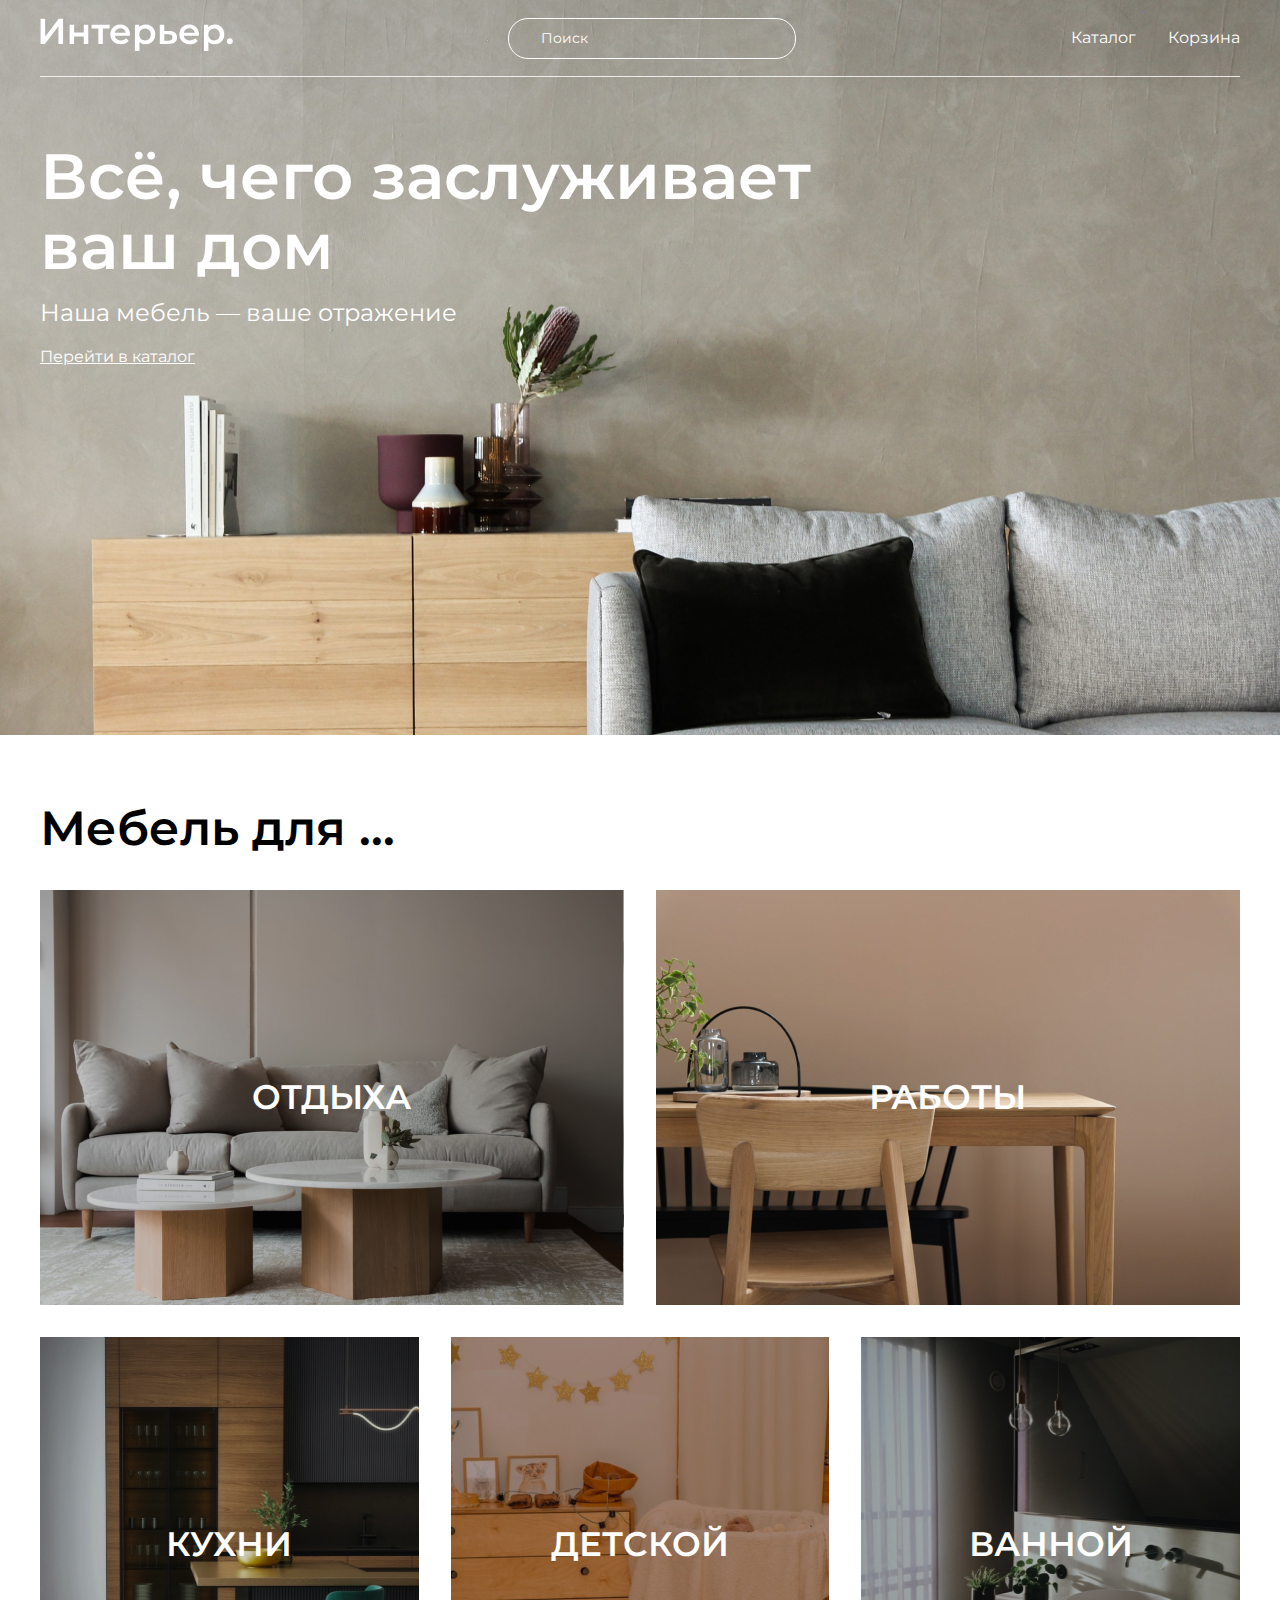
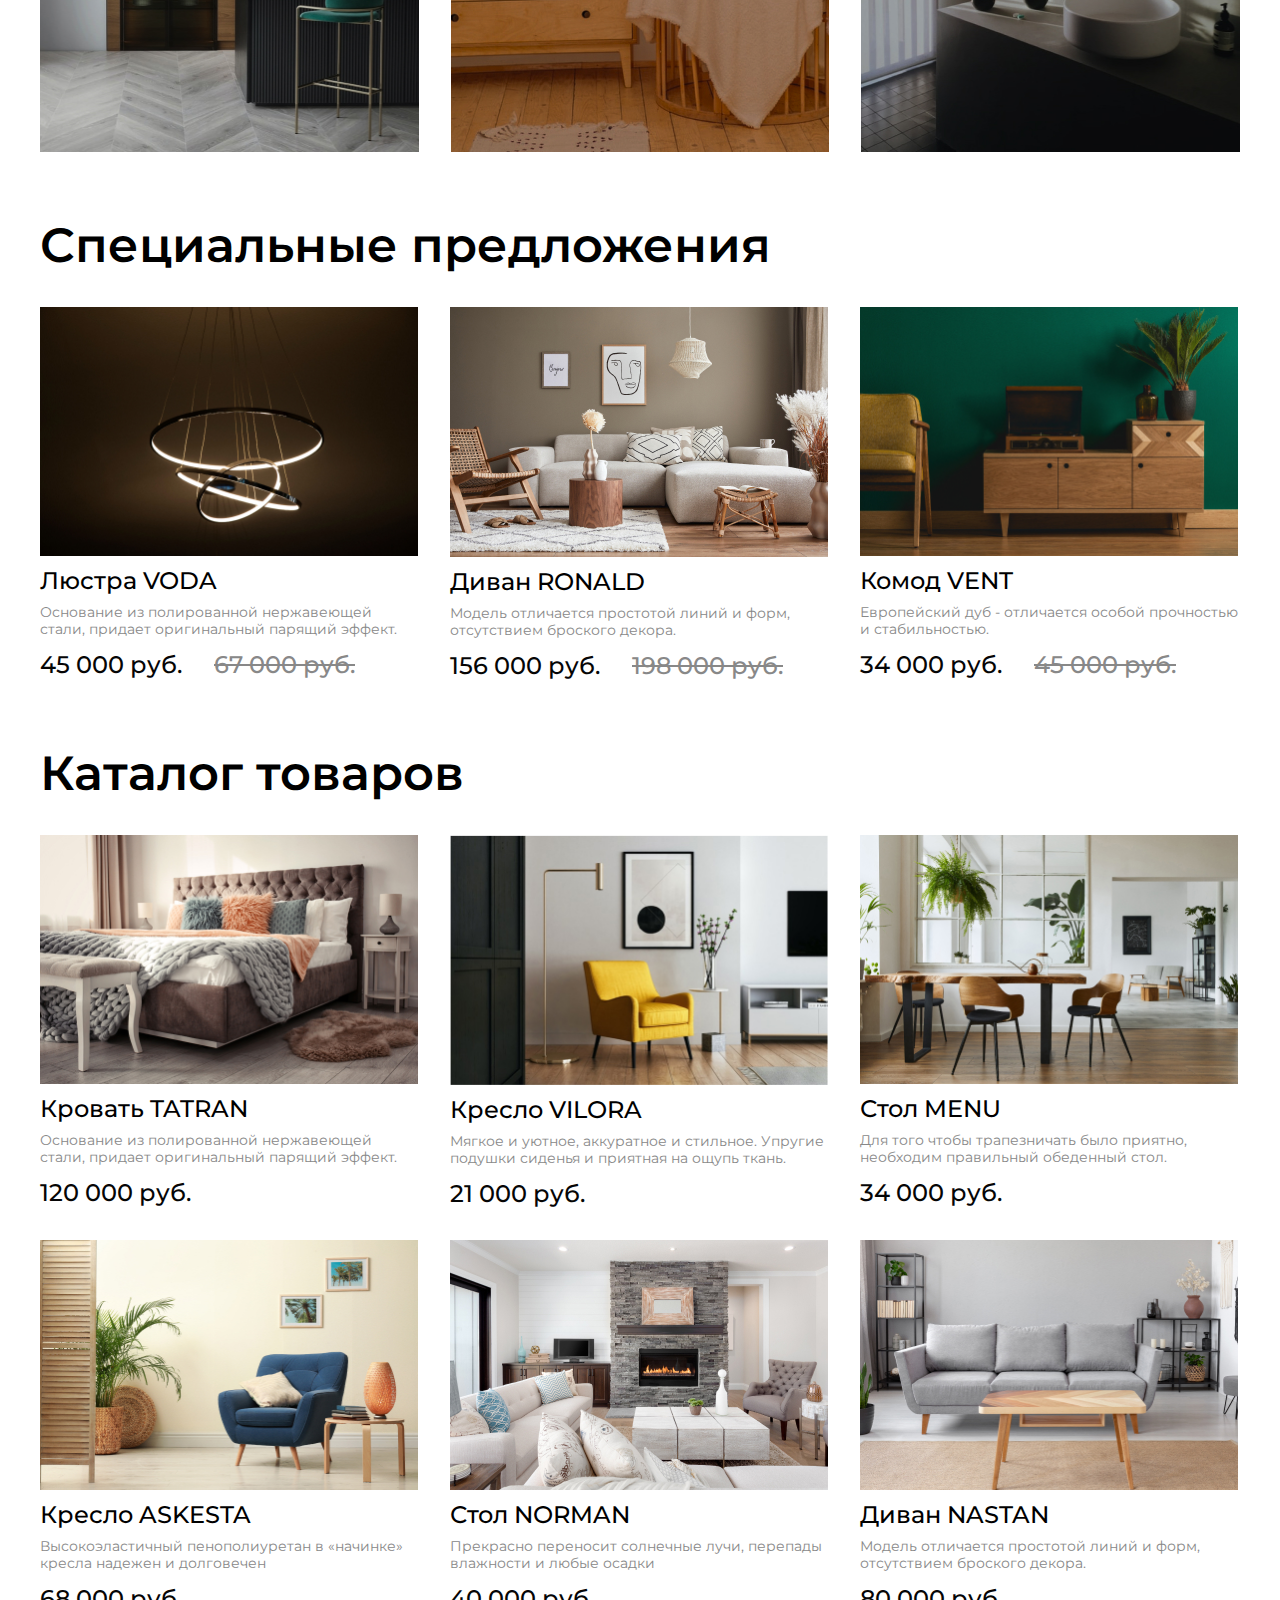
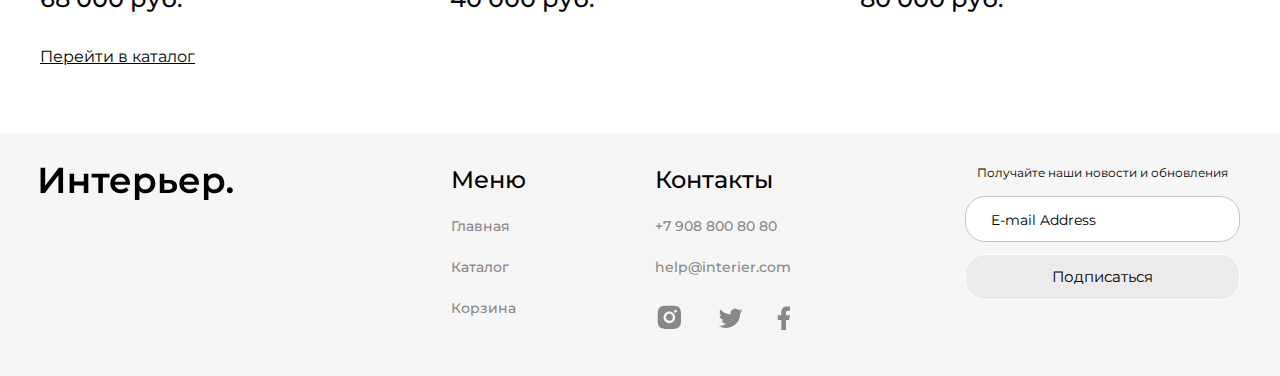
<file: index.html>
<!DOCTYPE html>
<html lang="ru">
  <head>
    <meta charset="UTF-8" />
    <meta http-equiv="X-UA-Compatible" content="IE=edge" />
    <meta name="viewport" content="width=device-width, initial-scale=1.0" />
    <title>Document</title>
    <link rel="preconnect" href="https://fonts.googleapis.com" />
    <link rel="preconnect" href="https://fonts.gstatic.com" crossorigin />
    <link
      href="https://fonts.googleapis.com/css2?family=Montserrat:wght@400;500;600&display=swap"
      rel="stylesheet"
    />

    <link rel="stylesheet" href="style.css" />
  </head>

  <body>
    <section class="main__top center">
      <header class="header">
        <a class="logo" href="index.html"
          ><img class="logo__image" src="img/logo.svg" alt="Лого"
        /></a>
        <input class="input__top" type="text" placeholder="Поиск" />
        <nav class="menu">
          <a class="menu__links" href="Catalog.html">Каталог</a>
          <a class="menu__links" href="cart.html">Корзина</a>
        </nav>
        <div class="menu_mob">
          <a href="#"
            ><svg
              width="17"
              height="16"
              viewBox="0 0 17 16"
              fill="none"
              xmlns="http://www.w3.org/2000/svg"
            >
              <path
                d="M14.5069 15.0085L14.5069 15.0085C14.5897 15.0914 14.6881 15.1571 14.7963 15.2019C14.9046 15.2468 15.0206 15.2698 15.1377 15.2698C15.2549 15.2698 15.3709 15.2468 15.4791 15.2019C15.5873 15.1571 15.6857 15.0914 15.7685 15.0085C15.8514 14.9257 15.9171 14.8274 15.9619 14.7191C16.0068 14.6109 16.0298 14.4949 16.0298 14.3777C16.0298 14.2606 16.0068 14.1446 15.9619 14.0363C15.9171 13.9281 15.8514 13.8298 15.7685 13.7469L15.7685 13.7469L12.4368 10.416C13.4021 9.13496 13.8547 7.53846 13.7038 5.93943C13.5501 4.31054 12.7816 2.80139 11.5547 1.719C10.3277 0.636623 8.73451 0.0623154 7.09916 0.11292C5.46381 0.163525 3.90917 0.835233 2.7515 1.99141C1.59282 3.14838 0.918906 4.70363 0.867092 6.34023C0.815278 7.97682 1.38946 9.57159 2.47264 10.7995C3.55581 12.0275 5.06645 12.7962 6.69672 12.9491C8.29727 13.0991 9.89485 12.6444 11.1757 11.6766L14.5069 15.0085ZM10.5895 3.25366C11.0271 3.68416 11.3751 4.19703 11.6135 4.76269C11.8518 5.32835 11.9758 5.93561 11.9783 6.54944C11.9808 7.16327 11.8618 7.77152 11.628 8.3391C11.3943 8.90669 11.0505 9.42238 10.6164 9.85642C10.1824 10.2905 9.66668 10.6343 9.09909 10.868C8.53151 11.1018 7.92326 11.2208 7.30943 11.2183C6.6956 11.2158 6.08834 11.0918 5.52268 10.8535C4.95702 10.6151 4.44415 10.2671 4.01365 9.82954C3.15334 8.9551 2.67341 7.77613 2.6784 6.54944C2.6834 5.32275 3.17291 4.14773 4.04032 3.28033C4.90772 2.41292 6.08274 1.92341 7.30943 1.91841C8.53612 1.91342 9.71508 2.39335 10.5895 3.25366Z"
                fill="white"
                stroke="white"
                stroke-width="0.2"
              />
            </svg>
          </a>
          <a href="Catalog.html"
            ><svg
              width="20"
              height="21"
              viewBox="0 0 20 21"
              fill="none"
              xmlns="http://www.w3.org/2000/svg"
            >
              <rect
                x="0.800537"
                y="0.900024"
                width="4.57143"
                height="4.57143"
                fill="white"
              />
              <rect
                x="0.800537"
                y="8.21436"
                width="4.57143"
                height="4.57143"
                fill="white"
              />
              <rect
                x="0.800537"
                y="15.5286"
                width="4.57143"
                height="4.57143"
                fill="white"
              />
              <rect
                x="8.11401"
                y="8.21436"
                width="4.57143"
                height="4.57143"
                fill="white"
              />
              <rect
                x="8.11401"
                y="15.5286"
                width="4.57143"
                height="4.57143"
                fill="white"
              />
              <rect
                x="8.11401"
                y="0.900024"
                width="4.57143"
                height="4.57143"
                fill="white"
              />
              <rect
                x="15.4285"
                y="8.21436"
                width="4.57143"
                height="4.57143"
                fill="white"
              />
              <rect
                x="15.4285"
                y="15.5286"
                width="4.57143"
                height="4.57143"
                fill="white"
              />
              <rect
                x="15.4285"
                y="0.900024"
                width="4.57143"
                height="4.57143"
                fill="white"
              />
            </svg>
          </a>
          <a href="cart.html"
            ><svg
              width="19"
              height="17"
              viewBox="0 0 19 17"
              fill="none"
              xmlns="http://www.w3.org/2000/svg"
            >
              <path
                d="M11.5834 16.8333C12.1359 16.8333 12.6658 16.6138 13.0566 16.2231C13.4473 15.8324 13.6667 15.3025 13.6667 14.75C13.6667 14.1974 13.4473 13.6675 13.0566 13.2768C12.6658 12.8861 12.1359 12.6666 11.5834 12.6666C11.0309 12.6666 10.501 12.8861 10.1103 13.2768C9.71957 13.6675 9.50008 14.1974 9.50008 14.75C9.50008 15.3025 9.71957 15.8324 10.1103 16.2231C10.501 16.6138 11.0309 16.8333 11.5834 16.8333ZM4.29174 16.8333C4.84428 16.8333 5.37418 16.6138 5.76488 16.2231C6.15558 15.8324 6.37508 15.3025 6.37508 14.75C6.37508 14.1974 6.15558 13.6675 5.76488 13.2768C5.37418 12.8861 4.84428 12.6666 4.29174 12.6666C3.73921 12.6666 3.20931 12.8861 2.81861 13.2768C2.4279 13.6675 2.20841 14.1974 2.20841 14.75C2.20841 15.3025 2.4279 15.8324 2.81861 16.2231C3.20931 16.6138 3.73921 16.8333 4.29174 16.8333ZM17.873 2.16975C18.133 2.16136 18.3796 2.05217 18.5606 1.86525C18.7416 1.67834 18.8428 1.42836 18.8428 1.16819C18.8428 0.908013 18.7416 0.658037 18.5606 0.471123C18.3796 0.28421 18.133 0.175013 17.873 0.166626H16.674C15.7345 0.166626 14.922 0.818709 14.7178 1.73538L13.4126 7.61246C13.2084 8.52912 12.3959 9.18121 11.4563 9.18121H3.63133L2.12924 3.17079H11.8636C12.1212 3.15904 12.3644 3.04844 12.5425 2.86199C12.7206 2.67555 12.82 2.42761 12.82 2.16975C12.82 1.91189 12.7206 1.66395 12.5425 1.47751C12.3644 1.29106 12.1212 1.18046 11.8636 1.16871H2.12924C1.82473 1.16862 1.5242 1.23796 1.25051 1.37145C0.976816 1.50495 0.737162 1.69909 0.549763 1.93911C0.362364 2.17913 0.232155 2.45872 0.169035 2.75662C0.105913 3.05452 0.111544 3.36289 0.185495 3.65829L1.68758 9.66662C1.79586 10.1002 2.046 10.485 2.39821 10.7601C2.75042 11.0351 3.18447 11.1844 3.63133 11.1843H11.4563C12.368 11.1845 13.2524 10.8736 13.9636 10.3032C14.6748 9.73275 15.1701 8.93681 15.3678 8.04683L16.674 2.16975H17.873Z"
                fill="white"
              />
            </svg>
          </a>
        </div>
      </header>
      <div class="top__content">
        <h1 class="title">Всё, чего заслуживает ваш дом</h1>
        <p class="title__text">Наша мебель — ваше отражение</p>
        <a class="title__link" href="catalog.html">Перейти в каталог</a>
      </div>
    </section>

    <section class="for__box center">
      <h2 class="heading">Мебель для ...</h2>
      <div class="for__content">
        <div class="for__item for__item_1 for__item_big">ОТДЫХА</div>
        <div class="for__item for__item_2 for__item_big">РАБОТЫ</div>
        <div class="for__item for__item_3">КУХНИ</div>
        <div class="for__item for__item_4">ДЕТСКОЙ</div>
        <div class="for__item for__item_5">ВАННОЙ</div>
      </div>
    </section>

    <section class="special__box center">
      <h2 class="heading">Специальные предложения</h2>
      <div class="product__content">
        <div class="product">
          <img class="product-img" src="img/special1.jpg" alt="Товары" />
          <a href="#"><h3 class="heading__item">Люстра VODA</h3></a>
          <p class="special-text">
            Основание из полированной нержавеющей стали, придает оригинальный
            парящий эффект.
          </p>
          <div class="price__box">
            <p class="price-new">45 000 руб.</p>
            <p class="price">67 000 руб.</p>
          </div>
        </div>
        <div class="product">
          <img class="product-img" src="img/special2.jpg" alt="Товары" />
          <h3 class="heading__item">Диван RONALD</h3>
          <p class="special-text">
            Модель отличается простотой линий и форм, отсутствием броского
            декора.
          </p>
          <div class="price__box">
            <p class="price-new">156 000 руб.</p>
            <p class="price">198 000 руб.</p>
          </div>
        </div>
        <div class="product">
          <img class="product-img" src="img/special3.jpg" alt="Товары" />
          <h3 class="heading__item">Комод VENT</h3>
          <p class="special-text">
            Европейский дуб - отличается особой прочностью и стабильностью.
          </p>
          <div class="price__box">
            <p class="price-new">34 000 руб.</p>
            <p class="price">45 000 руб.</p>
          </div>
        </div>
      </div>
    </section>

    <section class="catalog__box center">
      <a href="Catalog.html"><h2 class="heading">Каталог товаров</h2></a>
      <div class="catalog__content">
        <div class="product">
          <img class="product-img" src="img/product1.jpg" alt="product1" />
          <h3 class="heading__item">Кровать TATRAN</h3>
          <p class="special-text">
            Основание из полированной нержавеющей стали, придает оригинальный
            парящий эффект.
          </p>
          <p class="price-new">120 000 руб.</p>
        </div>
        <div class="product">
          <img class="product-img" src="img/product2.jpg" alt="product1" />
          <h3 class="heading__item">Кресло VILORA</h3>
          <p class="special-text">
            Мягкое и уютное, аккуратное и стильное. Упругие подушки сиденья и
            приятная на ощупь ткань.
          </p>
          <p class="price-new">21 000 руб.</p>
        </div>
        <div class="product">
          <img class="product-img" src="img/product3.jpg" alt="product1" />
          <h3 class="heading__item">Стол MENU</h3>
          <p class="special-text">
            Для того чтобы трапезничать было приятно, необходим правильный
            обеденный стол.
          </p>
          <p class="price-new">34 000 руб.</p>
        </div>
        <div class="product">
          <img class="product-img" src="img/product4.jpg" alt="product1" />
          <h3 class="heading__item">Кресло ASKESTA</h3>
          <p class="special-text">
            Высокоэластичный пенополиуретан в «начинке» кресла надежен и
            долговечен
          </p>
          <p class="price-new">68 000 руб.</p>
        </div>
        <div class="product">
          <img class="product-img" src="img/product5.jpg" alt="product1" />
          <h3 class="heading__item">Стол NORMAN</h3>
          <p class="special-text">
            Прекрасно переносит солнечные лучи, перепады влажности и любые
            осадки
          </p>
          <p class="price-new">40 000 руб.</p>
        </div>
        <div class="product">
          <img class="product-img" src="img/product6.jpg" alt="product1" />
          <h3 class="heading__item">Диван NASTAN</h3>
          <p class="special-text">
            Модель отличается простотой линий и форм, отсутствием броского
            декора.
          </p>
          <p class="price-new">80 000 руб.</p>
        </div>
      </div>
      <a class="more" href="#">Перейти в каталог</a>
    </section>

    <footer>
      <div class="footer center">
        <a class="footer__logo" href="index.html"
          ><img src="img/logo-footer.svg" alt="Лого"
        /></a>
        <div class="footer__content">
          <div class="footer__info">
            <nav class="footer__menu__box">
              <h4 class="footer__menu">Меню</h4>
              <a class="footer__links" href="index.html">Главная</a>
              <a class="footer__links" href="Catalog.html">Каталог</a>
              <a class="footer__links" href="cart.html">Корзина</a>
            </nav>
            <div class="footer__contacts__box">
              <h4 class="footer__menu">Контакты</h4>
              <a class="footer__links" href="#">+7 908 800 80 80</a>
              <a class="footer__links" href="#">help@interier.com</a>
              <div class="footer__icons">
                <a href="#"
                  ><svg
                    class="icons"
                    width="29"
                    height="29"
                    viewBox="0 0 29 29"
                    fill="none"
                    xmlns="http://www.w3.org/2000/svg"
                  >
                    <path
                      d="M14.3594 2.63733C17.5292 2.63733 17.9247 2.649 19.1684 2.70733C20.4109 2.76566 21.2567 2.9605 22.001 3.24983C22.771 3.54616 23.4197 3.9475 24.0684 4.595C24.6616 5.17821 25.1207 5.88368 25.4135 6.66233C25.7017 7.4055 25.8977 8.2525 25.956 9.495C26.0109 10.7387 26.026 11.1342 26.026 14.304C26.026 17.4738 26.0144 17.8693 25.956 19.113C25.8977 20.3555 25.7017 21.2013 25.4135 21.9457C25.1215 22.7247 24.6624 23.4304 24.0684 24.013C23.485 24.606 22.7796 25.065 22.001 25.3582C21.2579 25.6463 20.4109 25.8423 19.1684 25.9007C17.9247 25.9555 17.5292 25.9707 14.3594 25.9707C11.1895 25.9707 10.794 25.959 9.55038 25.9007C8.30788 25.8423 7.46204 25.6463 6.71771 25.3582C5.93876 25.0659 5.23316 24.6068 4.65038 24.013C4.05702 23.4299 3.59796 22.7244 3.30521 21.9457C3.01588 21.2025 2.82104 20.3555 2.76271 19.113C2.70788 17.8693 2.69271 17.4738 2.69271 14.304C2.69271 11.1342 2.70438 10.7387 2.76271 9.495C2.82104 8.25133 3.01588 7.40666 3.30521 6.66233C3.59715 5.88321 4.05632 5.17754 4.65038 4.595C5.23333 4.00143 5.93888 3.54235 6.71771 3.24983C7.46204 2.9605 8.30671 2.76566 9.55038 2.70733C10.794 2.6525 11.1895 2.63733 14.3594 2.63733ZM14.3594 8.47066C12.8123 8.47066 11.3286 9.08524 10.2346 10.1792C9.14063 11.2732 8.52604 12.7569 8.52604 14.304C8.52604 15.8511 9.14063 17.3348 10.2346 18.4288C11.3286 19.5227 12.8123 20.1373 14.3594 20.1373C15.9065 20.1373 17.3902 19.5227 18.4842 18.4288C19.5781 17.3348 20.1927 15.8511 20.1927 14.304C20.1927 12.7569 19.5781 11.2732 18.4842 10.1792C17.3902 9.08524 15.9065 8.47066 14.3594 8.47066ZM21.9427 8.179C21.9427 7.79222 21.7891 7.42129 21.5156 7.1478C21.2421 6.87431 20.8712 6.72066 20.4844 6.72066C20.0976 6.72066 19.7267 6.87431 19.4532 7.1478C19.1797 7.42129 19.026 7.79222 19.026 8.179C19.026 8.56577 19.1797 8.9367 19.4532 9.21019C19.7267 9.48368 20.0976 9.63733 20.4844 9.63733C20.8712 9.63733 21.2421 9.48368 21.5156 9.21019C21.7891 8.9367 21.9427 8.56577 21.9427 8.179ZM14.3594 10.804C15.2876 10.804 16.1779 11.1727 16.8343 11.8291C17.4906 12.4855 17.8594 13.3757 17.8594 14.304C17.8594 15.2323 17.4906 16.1225 16.8343 16.7789C16.1779 17.4352 15.2876 17.804 14.3594 17.804C13.4311 17.804 12.5409 17.4352 11.8845 16.7789C11.2281 16.1225 10.8594 15.2323 10.8594 14.304C10.8594 13.3757 11.2281 12.4855 11.8845 11.8291C12.5409 11.1727 13.4311 10.804 14.3594 10.804Z"
                      fill="#888888"
                    />
                  </svg>
                </a>
                <a href="#"
                  ><svg
                    class="icons"
                    width="25"
                    height="20"
                    viewBox="0 0 25 20"
                    fill="none"
                    xmlns="http://www.w3.org/2000/svg"
                  >
                    <path
                      d="M24.5117 2.86128C23.6211 3.25525 22.6765 3.514 21.7094 3.62894C22.7288 3.01928 23.4917 2.05979 23.8561 0.929276C22.8994 1.49861 21.8506 1.89761 20.7574 2.11344C20.0231 1.32779 19.0498 0.806733 17.9888 0.631292C16.9279 0.45585 15.8387 0.635849 14.8905 1.1433C13.9424 1.65076 13.1885 2.45724 12.746 3.43737C12.3035 4.4175 12.1973 5.51635 12.4437 6.56311C10.5037 6.46587 8.60579 5.96172 6.87324 5.08338C5.14068 4.20505 3.61222 2.97217 2.38707 1.46478C1.95341 2.20964 1.72551 3.05637 1.72673 3.91828C1.72673 5.60994 2.58773 7.10444 3.89673 7.97944C3.12208 7.95506 2.36447 7.74585 1.68707 7.36928V7.42994C1.6873 8.55659 2.07716 9.6485 2.79056 10.5205C3.50395 11.3925 4.49696 11.991 5.60123 12.2144C4.88212 12.4093 4.12809 12.438 3.39623 12.2984C3.70758 13.2682 4.31441 14.1163 5.13176 14.7241C5.94911 15.3318 6.93605 15.6687 7.9544 15.6876C6.94229 16.4825 5.78344 17.0701 4.54409 17.4168C3.30475 17.7635 2.00922 17.8626 0.731567 17.7083C2.96188 19.1426 5.55818 19.9041 8.2099 19.9016C17.1851 19.9016 22.0932 12.4664 22.0932 6.01828C22.0932 5.80828 22.0874 5.59594 22.0781 5.38828C23.0334 4.69781 23.8579 3.84247 24.5129 2.86244L24.5117 2.86128Z"
                      fill="#888888"
                    />
                  </svg>
                </a>
                <a href="#"
                  ><svg
                    class="icons"
                    width="14"
                    height="24"
                    viewBox="0 0 14 24"
                    fill="none"
                    xmlns="http://www.w3.org/2000/svg"
                  >
                    <path
                      d="M8.9893 13.9838H11.906L13.0726 9.31714H8.9893V6.98381C8.9893 5.78214 8.9893 4.65047 11.3226 4.65047H13.0726V0.730472C12.6923 0.680305 11.2561 0.567139 9.73947 0.567139C6.57197 0.567139 4.32263 2.50031 4.32263 6.05047V9.31714H0.822632V13.9838H4.32263V23.9005H8.9893V13.9838Z"
                      fill="#888888"
                    /></svg
                ></a>
              </div>
            </div>
          </div>
          <form class="footer__form" action="#">
            <p class="form">Получайте наши новости и обновления</p>
            <div class="form__box">
              <input
                class="form__input"
                type="email"
                placeholder="E-mail Address"
              />
              <button class="form__button">Подписаться</button>
            </div>
          </form>
        </div>
      </div>
    </footer>
  </body>
</html>
</file>
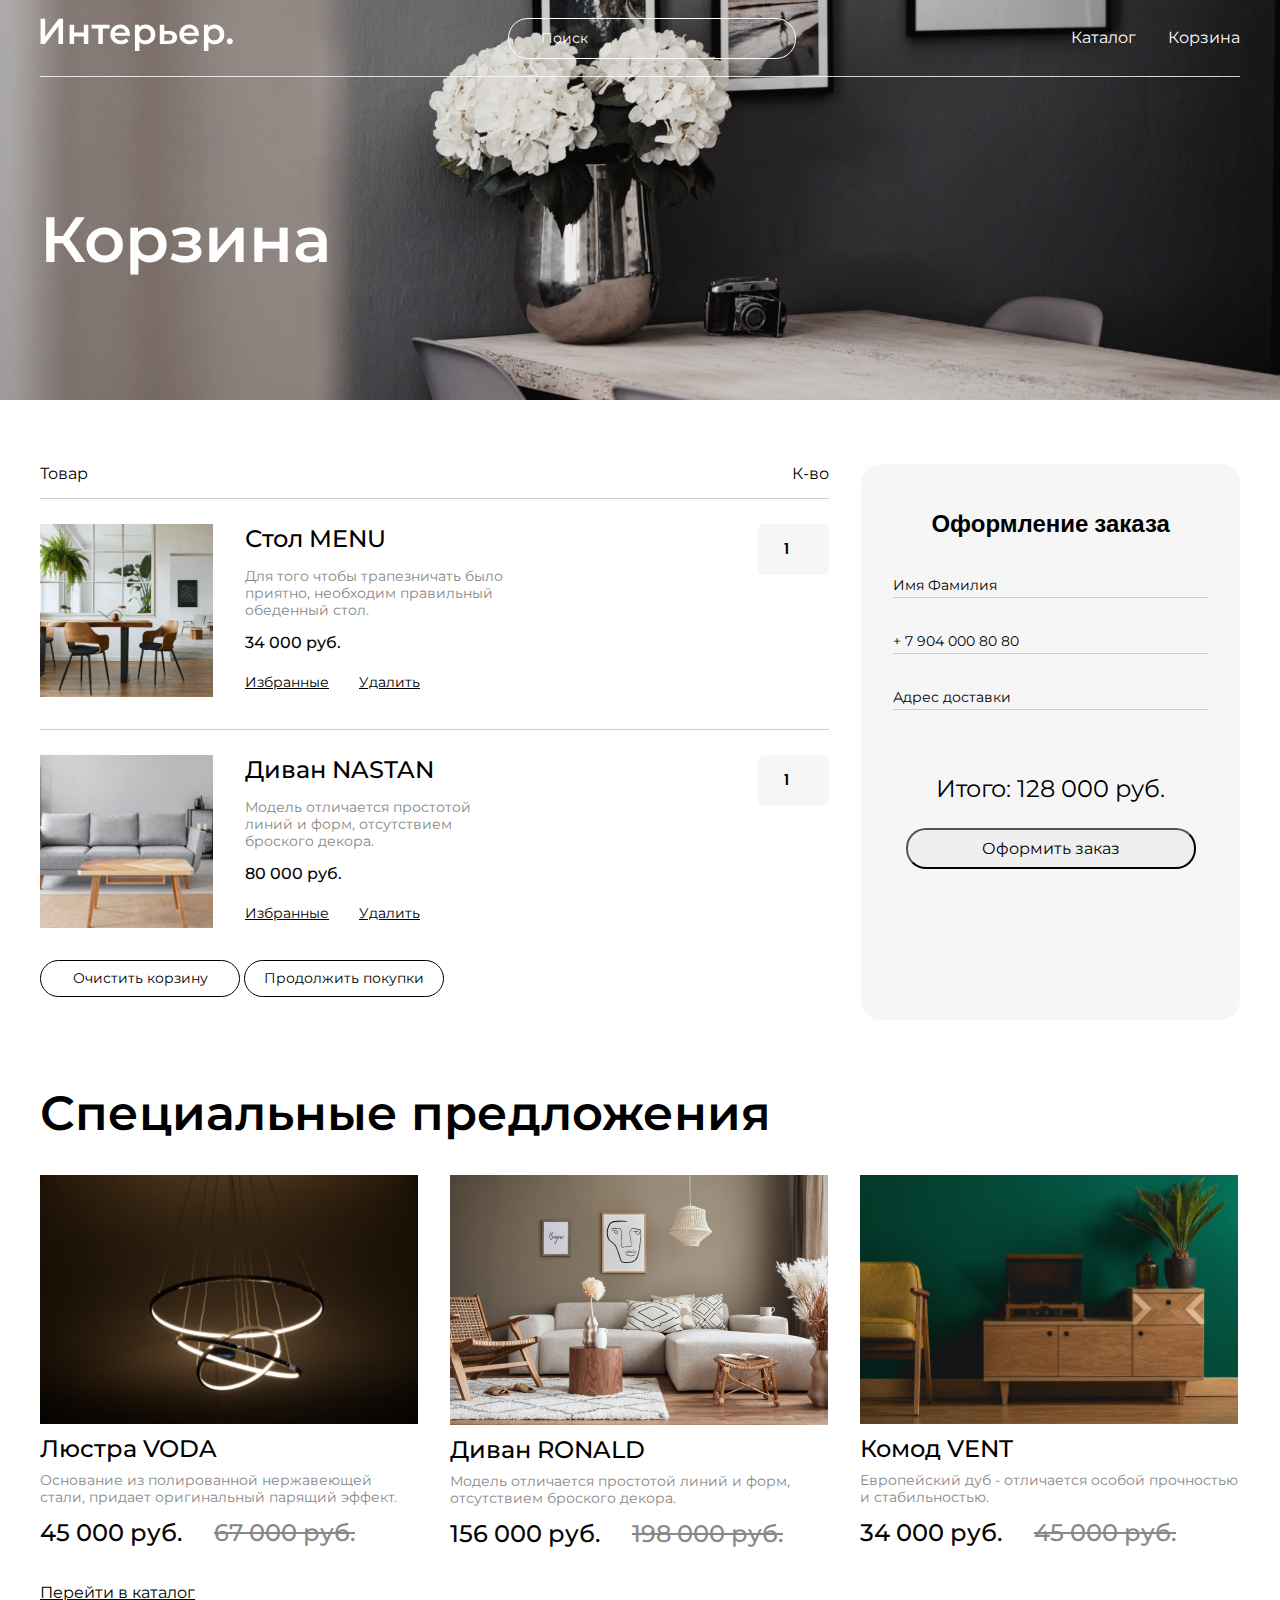
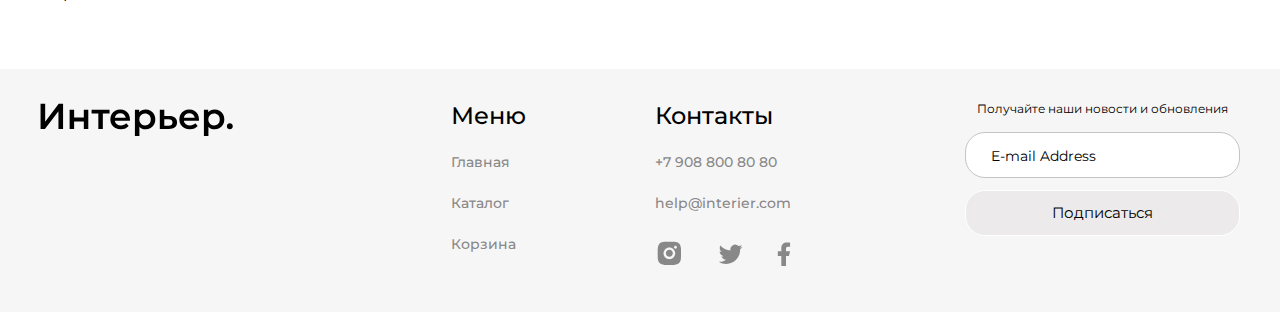
<file: cart.html>
<!DOCTYPE html>
<html lang="ru">
  <head>
    <meta charset="UTF-8" />
    <meta http-equiv="X-UA-Compatible" content="IE=edge" />
    <meta name="viewport" content="width=device-width, initial-scale=1.0" />
    <title>Cart</title>
    <link rel="preconnect" href="https://fonts.googleapis.com" />
    <link rel="preconnect" href="https://fonts.gstatic.com" crossorigin />
    <link
      href="https://fonts.googleapis.com/css2?family=Montserrat:wght@400;500;600&display=swap"
      rel="stylesheet"
    />

    <link rel="preconnect" href="https://fonts.googleapis.com" />
    <link rel="preconnect" href="https://fonts.gstatic.com" crossorigin />
    <link
      href="https://fonts.googleapis.com/css2?family=Poppins:wght@500&display=swap"
      rel="stylesheet"
    />

    <link rel="stylesheet" href="style.css" />
  </head>

  <body>
    <section class="cart__top center">
      <header class="header">
        <a class="logo" href="index.html"
          ><img class="logo__image" src="img/logo.svg" alt="Лого"
        /></a>
        <input class="input__top" type="text" placeholder="Поиск" />
        <nav class="menu">
          <a class="menu__links" href="Catalog.html">Каталог</a>
          <a class="menu__links" href="cart.html">Корзина</a>
        </nav>
        <div class="menu_mob">
          <a href="#"
            ><svg
              width="17"
              height="16"
              viewBox="0 0 17 16"
              fill="none"
              xmlns="http://www.w3.org/2000/svg"
            >
              <path
                d="M14.5069 15.0085L14.5069 15.0085C14.5897 15.0914 14.6881 15.1571 14.7963 15.2019C14.9046 15.2468 15.0206 15.2698 15.1377 15.2698C15.2549 15.2698 15.3709 15.2468 15.4791 15.2019C15.5873 15.1571 15.6857 15.0914 15.7685 15.0085C15.8514 14.9257 15.9171 14.8274 15.9619 14.7191C16.0068 14.6109 16.0298 14.4949 16.0298 14.3777C16.0298 14.2606 16.0068 14.1446 15.9619 14.0363C15.9171 13.9281 15.8514 13.8298 15.7685 13.7469L15.7685 13.7469L12.4368 10.416C13.4021 9.13496 13.8547 7.53846 13.7038 5.93943C13.5501 4.31054 12.7816 2.80139 11.5547 1.719C10.3277 0.636623 8.73451 0.0623154 7.09916 0.11292C5.46381 0.163525 3.90917 0.835233 2.7515 1.99141C1.59282 3.14838 0.918906 4.70363 0.867092 6.34023C0.815278 7.97682 1.38946 9.57159 2.47264 10.7995C3.55581 12.0275 5.06645 12.7962 6.69672 12.9491C8.29727 13.0991 9.89485 12.6444 11.1757 11.6766L14.5069 15.0085ZM10.5895 3.25366C11.0271 3.68416 11.3751 4.19703 11.6135 4.76269C11.8518 5.32835 11.9758 5.93561 11.9783 6.54944C11.9808 7.16327 11.8618 7.77152 11.628 8.3391C11.3943 8.90669 11.0505 9.42238 10.6164 9.85642C10.1824 10.2905 9.66668 10.6343 9.09909 10.868C8.53151 11.1018 7.92326 11.2208 7.30943 11.2183C6.6956 11.2158 6.08834 11.0918 5.52268 10.8535C4.95702 10.6151 4.44415 10.2671 4.01365 9.82954C3.15334 8.9551 2.67341 7.77613 2.6784 6.54944C2.6834 5.32275 3.17291 4.14773 4.04032 3.28033C4.90772 2.41292 6.08274 1.92341 7.30943 1.91841C8.53612 1.91342 9.71508 2.39335 10.5895 3.25366Z"
                fill="white"
                stroke="white"
                stroke-width="0.2"
              />
            </svg>
          </a>
          <a href="Catalog.html"
            ><svg
              width="20"
              height="21"
              viewBox="0 0 20 21"
              fill="none"
              xmlns="http://www.w3.org/2000/svg"
            >
              <rect
                x="0.800537"
                y="0.900024"
                width="4.57143"
                height="4.57143"
                fill="white"
              />
              <rect
                x="0.800537"
                y="8.21436"
                width="4.57143"
                height="4.57143"
                fill="white"
              />
              <rect
                x="0.800537"
                y="15.5286"
                width="4.57143"
                height="4.57143"
                fill="white"
              />
              <rect
                x="8.11401"
                y="8.21436"
                width="4.57143"
                height="4.57143"
                fill="white"
              />
              <rect
                x="8.11401"
                y="15.5286"
                width="4.57143"
                height="4.57143"
                fill="white"
              />
              <rect
                x="8.11401"
                y="0.900024"
                width="4.57143"
                height="4.57143"
                fill="white"
              />
              <rect
                x="15.4285"
                y="8.21436"
                width="4.57143"
                height="4.57143"
                fill="white"
              />
              <rect
                x="15.4285"
                y="15.5286"
                width="4.57143"
                height="4.57143"
                fill="white"
              />
              <rect
                x="15.4285"
                y="0.900024"
                width="4.57143"
                height="4.57143"
                fill="white"
              />
            </svg>
          </a>
          <a href="cart.html"
            ><svg
              width="19"
              height="17"
              viewBox="0 0 19 17"
              fill="none"
              xmlns="http://www.w3.org/2000/svg"
            >
              <path
                d="M11.5834 16.8333C12.1359 16.8333 12.6658 16.6138 13.0566 16.2231C13.4473 15.8324 13.6667 15.3025 13.6667 14.75C13.6667 14.1974 13.4473 13.6675 13.0566 13.2768C12.6658 12.8861 12.1359 12.6666 11.5834 12.6666C11.0309 12.6666 10.501 12.8861 10.1103 13.2768C9.71957 13.6675 9.50008 14.1974 9.50008 14.75C9.50008 15.3025 9.71957 15.8324 10.1103 16.2231C10.501 16.6138 11.0309 16.8333 11.5834 16.8333ZM4.29174 16.8333C4.84428 16.8333 5.37418 16.6138 5.76488 16.2231C6.15558 15.8324 6.37508 15.3025 6.37508 14.75C6.37508 14.1974 6.15558 13.6675 5.76488 13.2768C5.37418 12.8861 4.84428 12.6666 4.29174 12.6666C3.73921 12.6666 3.20931 12.8861 2.81861 13.2768C2.4279 13.6675 2.20841 14.1974 2.20841 14.75C2.20841 15.3025 2.4279 15.8324 2.81861 16.2231C3.20931 16.6138 3.73921 16.8333 4.29174 16.8333ZM17.873 2.16975C18.133 2.16136 18.3796 2.05217 18.5606 1.86525C18.7416 1.67834 18.8428 1.42836 18.8428 1.16819C18.8428 0.908013 18.7416 0.658037 18.5606 0.471123C18.3796 0.28421 18.133 0.175013 17.873 0.166626H16.674C15.7345 0.166626 14.922 0.818709 14.7178 1.73538L13.4126 7.61246C13.2084 8.52912 12.3959 9.18121 11.4563 9.18121H3.63133L2.12924 3.17079H11.8636C12.1212 3.15904 12.3644 3.04844 12.5425 2.86199C12.7206 2.67555 12.82 2.42761 12.82 2.16975C12.82 1.91189 12.7206 1.66395 12.5425 1.47751C12.3644 1.29106 12.1212 1.18046 11.8636 1.16871H2.12924C1.82473 1.16862 1.5242 1.23796 1.25051 1.37145C0.976816 1.50495 0.737162 1.69909 0.549763 1.93911C0.362364 2.17913 0.232155 2.45872 0.169035 2.75662C0.105913 3.05452 0.111544 3.36289 0.185495 3.65829L1.68758 9.66662C1.79586 10.1002 2.046 10.485 2.39821 10.7601C2.75042 11.0351 3.18447 11.1844 3.63133 11.1843H11.4563C12.368 11.1845 13.2524 10.8736 13.9636 10.3032C14.6748 9.73275 15.1701 8.93681 15.3678 8.04683L16.674 2.16975H17.873Z"
                fill="white"
              />
            </svg>
          </a>
        </div>
      </header>
      <h1 class="cart__title">Корзина</h1>
    </section>

    <section class="cart center">
      <div class="cart__content">
        <div class="cart__name-box">
          <p>Товар</p>
          <p>К-во</p>
        </div>
        <div class="cart__item">
          <div class="cart__left">
            <img class="cart__image" src="img/cartitem1.jpg" alt="cart image" />
            <div class="cart__info">
              <h4 class="cart__item-name">Стол MENU</h4>
              <p class="cart__item-text">
                Для того чтобы трапезничать было приятно, необходим правильный
                обеденный стол.
              </p>
              <p class="cart__item-price">34 000 руб.</p>
              <div class="cart__link-box">
                <a class="cart__links" href="#">Избранные</a>
                <a class="cart__links" href="#">Удалить</a>
              </div>
            </div>
          </div>
          <input class="item_input" type="number" min="1" value="1" />
        </div>
        <div class="cart__item">
          <div class="cart__left">
            <img class="cart__image" src="img/cartitem2.jpg" alt="cart image" />
            <div class="cart__info">
              <h4 class="cart__item-name">Диван NASTAN</h4>
              <p class="cart__item-text">
                Модель отличается простотой линий и форм, отсутствием броского
                декора.
              </p>
              <p class="cart__item-price">80 000 руб.</p>
              <div class="cart__link-box">
                <a class="cart__links" href="#">Избранные</a>
                <a class="cart__links" href="#">Удалить</a>
              </div>
            </div>
          </div>
          <input class="item_input" type="number" min="1" value="1" />
        </div>
        <div class="cart__links-box">
          <button class="cart__buttons" type="submit">Очистить корзину</button>
          <button class="cart__buttons cart__buttons-black" type="submit">
            Продолжить покупки
          </button>
        </div>
      </div>
      <div class="cart__form">
        <h3 class="form-order">Оформление заказа</h3>

        <input class="form-info" type="text" placeholder="Имя Фамилия" />
        <input class="form-info" type="text" placeholder="+ 7 904 000 80 80" />
        <input class="form-info" type="text" placeholder="Адрес доставки" />
        <p class="form-sum">Итого: 128 000 руб.</p>

        <div class="form-button-box">
          <button class="form-button">Оформить заказ</button>
        </div>
      </div>
    </section>

    <section class="special__box center">
      <h2 class="heading cart__heading">Специальные предложения</h2>
      <div class="product__content product__content_cart">
        <div class="product">
          <img class="product-img" src="img/special1.jpg" alt="Товары" />
          <h3 class="heading__item">Люстра VODA</h3>
          <p class="special-text">
            Основание из полированной нержавеющей стали, придает оригинальный
            парящий эффект.
          </p>
          <div class="price__box">
            <p class="price-new">45 000 руб.</p>
            <p class="price">67 000 руб.</p>
          </div>
        </div>
        <div class="product">
          <img class="product-img" src="img/special2.jpg" alt="Товары" />
          <h3 class="heading__item">Диван RONALD</h3>
          <p class="special-text">
            Модель отличается простотой линий и форм, отсутствием броского
            декора.
          </p>
          <div class="price__box">
            <p class="price-new">156 000 руб.</p>
            <p class="price">198 000 руб.</p>
          </div>
        </div>
        <div class="product">
          <img class="product-img" src="img/special3.jpg" alt="Товары" />
          <h3 class="heading__item">Комод VENT</h3>
          <p class="special-text">
            Европейский дуб - отличается особой прочностью и стабильностью.
          </p>
          <div class="price__box">
            <p class="price-new">34 000 руб.</p>
            <p class="price">45 000 руб.</p>
          </div>
        </div>
      </div>
      <a class="more" href="Catalog.html">Перейти в каталог</a>
    </section>

    <footer>
      <div class="footer center">
        <a class="footer__logo" href="index.html"
          ><img src="img/logo-footer.svg" alt="Лого"
        /></a>
        <div class="footer__content">
          <div class="footer__info">
            <nav class="footer__menu__box">
              <h4 class="footer__menu">Меню</h4>
              <a class="footer__links" href="index.html">Главная</a>
              <a class="footer__links" href="Catalog.html">Каталог</a>
              <a class="footer__links" href="cart.html">Корзина</a>
            </nav>
            <div class="footer__contacts__box">
              <h4 class="footer__menu">Контакты</h4>
              <a class="footer__links" href="#">+7 908 800 80 80</a>
              <a class="footer__links" href="#">help@interier.com</a>
              <div class="footer__icons">
                <a href="#"
                  ><svg
                    class="icons"
                    width="29"
                    height="29"
                    viewBox="0 0 29 29"
                    fill="none"
                    xmlns="http://www.w3.org/2000/svg"
                  >
                    <path
                      d="M14.3594 2.63733C17.5292 2.63733 17.9247 2.649 19.1684 2.70733C20.4109 2.76566 21.2567 2.9605 22.001 3.24983C22.771 3.54616 23.4197 3.9475 24.0684 4.595C24.6616 5.17821 25.1207 5.88368 25.4135 6.66233C25.7017 7.4055 25.8977 8.2525 25.956 9.495C26.0109 10.7387 26.026 11.1342 26.026 14.304C26.026 17.4738 26.0144 17.8693 25.956 19.113C25.8977 20.3555 25.7017 21.2013 25.4135 21.9457C25.1215 22.7247 24.6624 23.4304 24.0684 24.013C23.485 24.606 22.7796 25.065 22.001 25.3582C21.2579 25.6463 20.4109 25.8423 19.1684 25.9007C17.9247 25.9555 17.5292 25.9707 14.3594 25.9707C11.1895 25.9707 10.794 25.959 9.55038 25.9007C8.30788 25.8423 7.46204 25.6463 6.71771 25.3582C5.93876 25.0659 5.23316 24.6068 4.65038 24.013C4.05702 23.4299 3.59796 22.7244 3.30521 21.9457C3.01588 21.2025 2.82104 20.3555 2.76271 19.113C2.70788 17.8693 2.69271 17.4738 2.69271 14.304C2.69271 11.1342 2.70438 10.7387 2.76271 9.495C2.82104 8.25133 3.01588 7.40666 3.30521 6.66233C3.59715 5.88321 4.05632 5.17754 4.65038 4.595C5.23333 4.00143 5.93888 3.54235 6.71771 3.24983C7.46204 2.9605 8.30671 2.76566 9.55038 2.70733C10.794 2.6525 11.1895 2.63733 14.3594 2.63733ZM14.3594 8.47066C12.8123 8.47066 11.3286 9.08524 10.2346 10.1792C9.14063 11.2732 8.52604 12.7569 8.52604 14.304C8.52604 15.8511 9.14063 17.3348 10.2346 18.4288C11.3286 19.5227 12.8123 20.1373 14.3594 20.1373C15.9065 20.1373 17.3902 19.5227 18.4842 18.4288C19.5781 17.3348 20.1927 15.8511 20.1927 14.304C20.1927 12.7569 19.5781 11.2732 18.4842 10.1792C17.3902 9.08524 15.9065 8.47066 14.3594 8.47066ZM21.9427 8.179C21.9427 7.79222 21.7891 7.42129 21.5156 7.1478C21.2421 6.87431 20.8712 6.72066 20.4844 6.72066C20.0976 6.72066 19.7267 6.87431 19.4532 7.1478C19.1797 7.42129 19.026 7.79222 19.026 8.179C19.026 8.56577 19.1797 8.9367 19.4532 9.21019C19.7267 9.48368 20.0976 9.63733 20.4844 9.63733C20.8712 9.63733 21.2421 9.48368 21.5156 9.21019C21.7891 8.9367 21.9427 8.56577 21.9427 8.179ZM14.3594 10.804C15.2876 10.804 16.1779 11.1727 16.8343 11.8291C17.4906 12.4855 17.8594 13.3757 17.8594 14.304C17.8594 15.2323 17.4906 16.1225 16.8343 16.7789C16.1779 17.4352 15.2876 17.804 14.3594 17.804C13.4311 17.804 12.5409 17.4352 11.8845 16.7789C11.2281 16.1225 10.8594 15.2323 10.8594 14.304C10.8594 13.3757 11.2281 12.4855 11.8845 11.8291C12.5409 11.1727 13.4311 10.804 14.3594 10.804Z"
                      fill="#888888"
                    />
                  </svg>
                </a>
                <a href="#"
                  ><svg
                    class="icons"
                    width="25"
                    height="20"
                    viewBox="0 0 25 20"
                    fill="none"
                    xmlns="http://www.w3.org/2000/svg"
                  >
                    <path
                      d="M24.5117 2.86128C23.6211 3.25525 22.6765 3.514 21.7094 3.62894C22.7288 3.01928 23.4917 2.05979 23.8561 0.929276C22.8994 1.49861 21.8506 1.89761 20.7574 2.11344C20.0231 1.32779 19.0498 0.806733 17.9888 0.631292C16.9279 0.45585 15.8387 0.635849 14.8905 1.1433C13.9424 1.65076 13.1885 2.45724 12.746 3.43737C12.3035 4.4175 12.1973 5.51635 12.4437 6.56311C10.5037 6.46587 8.60579 5.96172 6.87324 5.08338C5.14068 4.20505 3.61222 2.97217 2.38707 1.46478C1.95341 2.20964 1.72551 3.05637 1.72673 3.91828C1.72673 5.60994 2.58773 7.10444 3.89673 7.97944C3.12208 7.95506 2.36447 7.74585 1.68707 7.36928V7.42994C1.6873 8.55659 2.07716 9.6485 2.79056 10.5205C3.50395 11.3925 4.49696 11.991 5.60123 12.2144C4.88212 12.4093 4.12809 12.438 3.39623 12.2984C3.70758 13.2682 4.31441 14.1163 5.13176 14.7241C5.94911 15.3318 6.93605 15.6687 7.9544 15.6876C6.94229 16.4825 5.78344 17.0701 4.54409 17.4168C3.30475 17.7635 2.00922 17.8626 0.731567 17.7083C2.96188 19.1426 5.55818 19.9041 8.2099 19.9016C17.1851 19.9016 22.0932 12.4664 22.0932 6.01828C22.0932 5.80828 22.0874 5.59594 22.0781 5.38828C23.0334 4.69781 23.8579 3.84247 24.5129 2.86244L24.5117 2.86128Z"
                      fill="#888888"
                    />
                  </svg>
                </a>
                <a href="#"
                  ><svg
                    class="icons"
                    width="14"
                    height="24"
                    viewBox="0 0 14 24"
                    fill="none"
                    xmlns="http://www.w3.org/2000/svg"
                  >
                    <path
                      d="M8.9893 13.9838H11.906L13.0726 9.31714H8.9893V6.98381C8.9893 5.78214 8.9893 4.65047 11.3226 4.65047H13.0726V0.730472C12.6923 0.680305 11.2561 0.567139 9.73947 0.567139C6.57197 0.567139 4.32263 2.50031 4.32263 6.05047V9.31714H0.822632V13.9838H4.32263V23.9005H8.9893V13.9838Z"
                      fill="#888888"
                    /></svg
                ></a>
              </div>
            </div>
          </div>
          <form class="footer__form" action="#">
            <p class="form">Получайте наши новости и обновления</p>
            <div class="form__box">
              <input
                class="form__input"
                type="email"
                placeholder="E-mail Address"
              />
              <button class="form__button">Подписаться</button>
            </div>
          </form>
        </div>
      </div>
    </footer>
  </body>
</html>
</file>
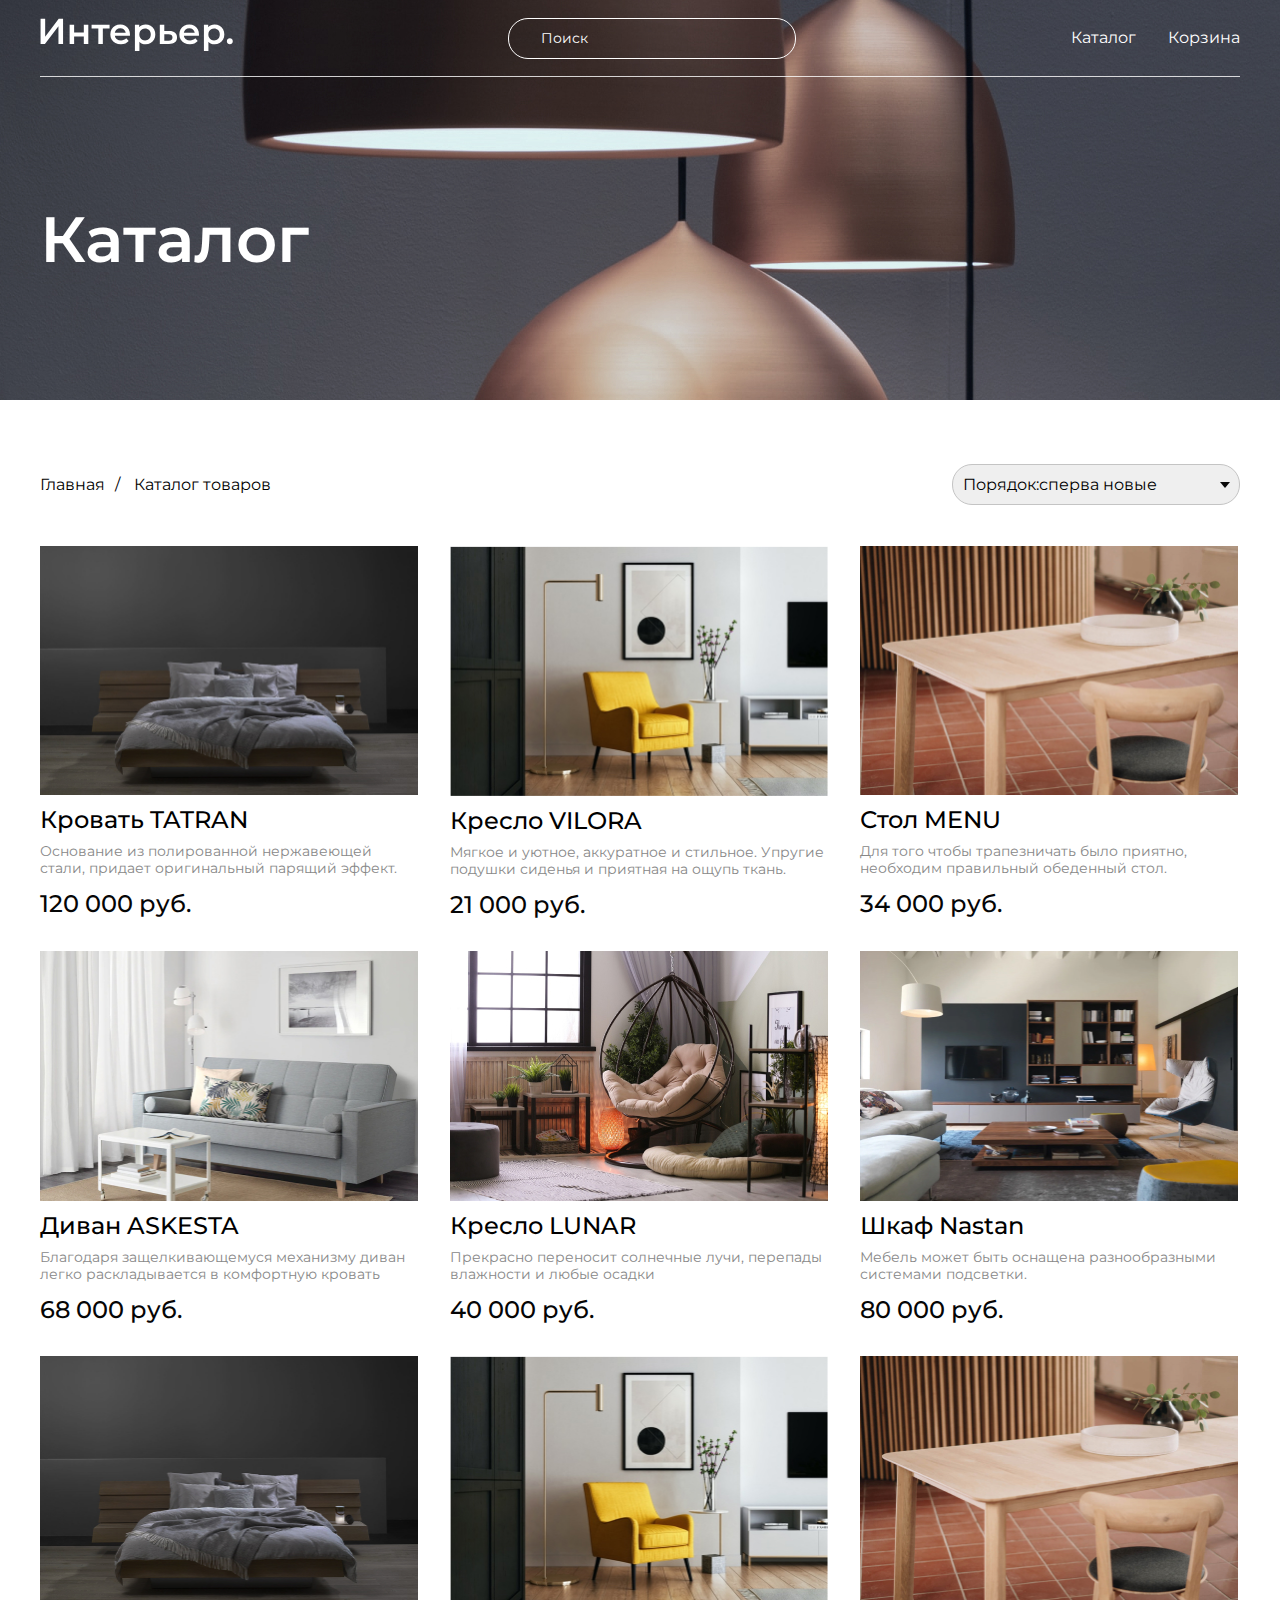
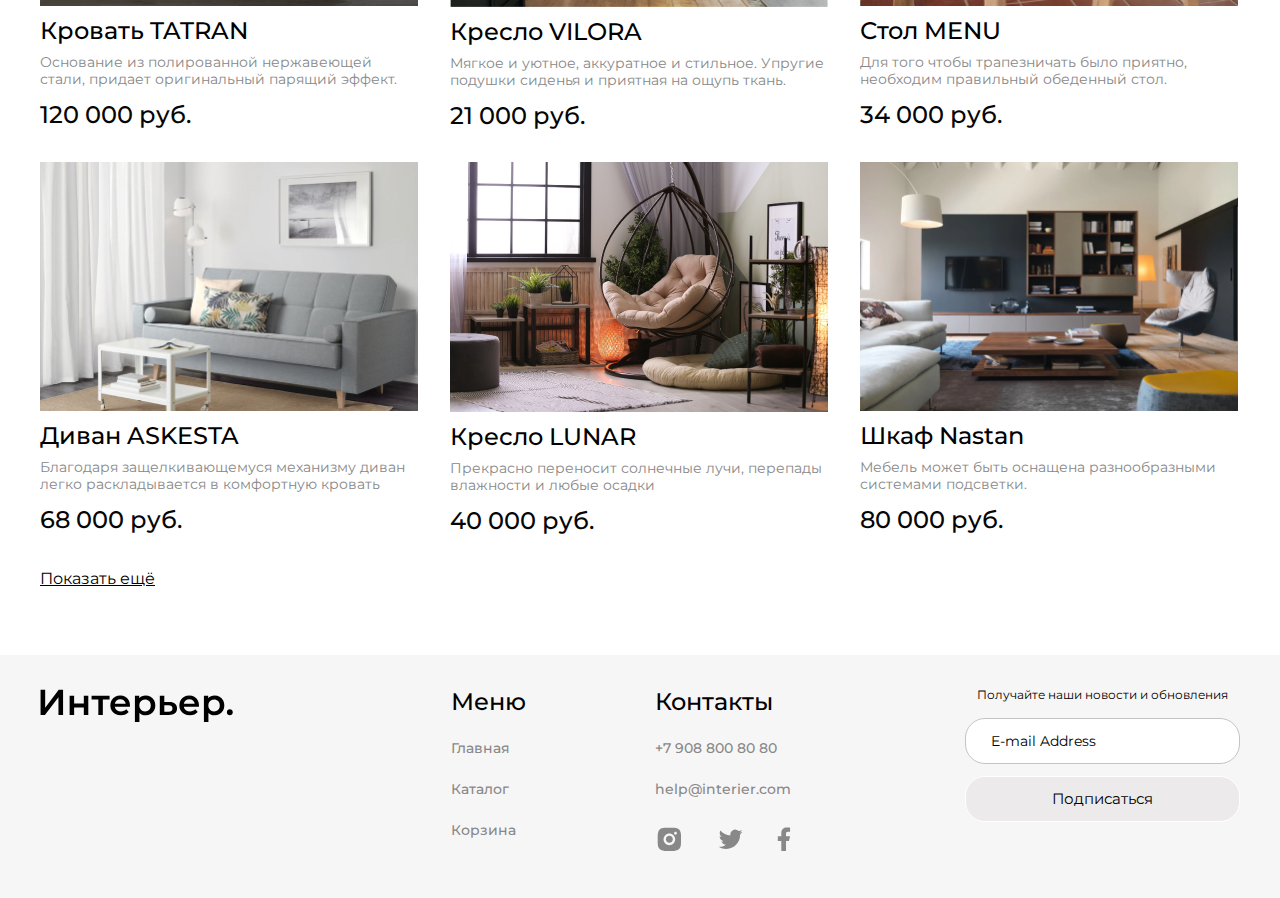
<file: Catalog.html>
<!DOCTYPE html>
<html lang="ru">
  <head>
    <meta charset="UTF-8" />
    <meta http-equiv="X-UA-Compatible" content="IE=edge" />
    <meta name="viewport" content="width=device-width, initial-scale=1.0" />
    <title>Catalog</title>
    <link rel="preconnect" href="https://fonts.googleapis.com" />
    <link rel="preconnect" href="https://fonts.gstatic.com" crossorigin />
    <link
      href="https://fonts.googleapis.com/css2?family=Montserrat:wght@400;500;600&display=swap"
      rel="stylesheet"
    />
    <link rel="stylesheet" href="style.css" />
  </head>

  <body>
    <div class="top">
      <div class="catalog__top center">
        <header class="header">
          <a class="logo" href="index.html"
            ><img class="logo__image" src="img/logo.svg" alt="Лого"
          /></a>
          <input class="input__top" type="text" placeholder="Поиск" />
          <nav class="menu">
            <a class="menu__links" href="Catalog.html">Каталог</a>
            <a class="menu__links" href="cart.html">Корзина</a>
          </nav>
          <div class="menu_mob">
            <a href="#"
              ><svg
                width="17"
                height="16"
                viewBox="0 0 17 16"
                fill="none"
                xmlns="http://www.w3.org/2000/svg"
              >
                <path
                  d="M14.5069 15.0085L14.5069 15.0085C14.5897 15.0914 14.6881 15.1571 14.7963 15.2019C14.9046 15.2468 15.0206 15.2698 15.1377 15.2698C15.2549 15.2698 15.3709 15.2468 15.4791 15.2019C15.5873 15.1571 15.6857 15.0914 15.7685 15.0085C15.8514 14.9257 15.9171 14.8274 15.9619 14.7191C16.0068 14.6109 16.0298 14.4949 16.0298 14.3777C16.0298 14.2606 16.0068 14.1446 15.9619 14.0363C15.9171 13.9281 15.8514 13.8298 15.7685 13.7469L15.7685 13.7469L12.4368 10.416C13.4021 9.13496 13.8547 7.53846 13.7038 5.93943C13.5501 4.31054 12.7816 2.80139 11.5547 1.719C10.3277 0.636623 8.73451 0.0623154 7.09916 0.11292C5.46381 0.163525 3.90917 0.835233 2.7515 1.99141C1.59282 3.14838 0.918906 4.70363 0.867092 6.34023C0.815278 7.97682 1.38946 9.57159 2.47264 10.7995C3.55581 12.0275 5.06645 12.7962 6.69672 12.9491C8.29727 13.0991 9.89485 12.6444 11.1757 11.6766L14.5069 15.0085ZM10.5895 3.25366C11.0271 3.68416 11.3751 4.19703 11.6135 4.76269C11.8518 5.32835 11.9758 5.93561 11.9783 6.54944C11.9808 7.16327 11.8618 7.77152 11.628 8.3391C11.3943 8.90669 11.0505 9.42238 10.6164 9.85642C10.1824 10.2905 9.66668 10.6343 9.09909 10.868C8.53151 11.1018 7.92326 11.2208 7.30943 11.2183C6.6956 11.2158 6.08834 11.0918 5.52268 10.8535C4.95702 10.6151 4.44415 10.2671 4.01365 9.82954C3.15334 8.9551 2.67341 7.77613 2.6784 6.54944C2.6834 5.32275 3.17291 4.14773 4.04032 3.28033C4.90772 2.41292 6.08274 1.92341 7.30943 1.91841C8.53612 1.91342 9.71508 2.39335 10.5895 3.25366Z"
                  fill="white"
                  stroke="white"
                  stroke-width="0.2"
                />
              </svg>
            </a>
            <a href="Catalog.html"
              ><svg
                width="20"
                height="21"
                viewBox="0 0 20 21"
                fill="none"
                xmlns="http://www.w3.org/2000/svg"
              >
                <rect
                  x="0.800537"
                  y="0.900024"
                  width="4.57143"
                  height="4.57143"
                  fill="white"
                />
                <rect
                  x="0.800537"
                  y="8.21436"
                  width="4.57143"
                  height="4.57143"
                  fill="white"
                />
                <rect
                  x="0.800537"
                  y="15.5286"
                  width="4.57143"
                  height="4.57143"
                  fill="white"
                />
                <rect
                  x="8.11401"
                  y="8.21436"
                  width="4.57143"
                  height="4.57143"
                  fill="white"
                />
                <rect
                  x="8.11401"
                  y="15.5286"
                  width="4.57143"
                  height="4.57143"
                  fill="white"
                />
                <rect
                  x="8.11401"
                  y="0.900024"
                  width="4.57143"
                  height="4.57143"
                  fill="white"
                />
                <rect
                  x="15.4285"
                  y="8.21436"
                  width="4.57143"
                  height="4.57143"
                  fill="white"
                />
                <rect
                  x="15.4285"
                  y="15.5286"
                  width="4.57143"
                  height="4.57143"
                  fill="white"
                />
                <rect
                  x="15.4285"
                  y="0.900024"
                  width="4.57143"
                  height="4.57143"
                  fill="white"
                />
              </svg>
            </a>
            <a href="cart.html"
              ><svg
                width="19"
                height="17"
                viewBox="0 0 19 17"
                fill="none"
                xmlns="http://www.w3.org/2000/svg"
              >
                <path
                  d="M11.5834 16.8333C12.1359 16.8333 12.6658 16.6138 13.0566 16.2231C13.4473 15.8324 13.6667 15.3025 13.6667 14.75C13.6667 14.1974 13.4473 13.6675 13.0566 13.2768C12.6658 12.8861 12.1359 12.6666 11.5834 12.6666C11.0309 12.6666 10.501 12.8861 10.1103 13.2768C9.71957 13.6675 9.50008 14.1974 9.50008 14.75C9.50008 15.3025 9.71957 15.8324 10.1103 16.2231C10.501 16.6138 11.0309 16.8333 11.5834 16.8333ZM4.29174 16.8333C4.84428 16.8333 5.37418 16.6138 5.76488 16.2231C6.15558 15.8324 6.37508 15.3025 6.37508 14.75C6.37508 14.1974 6.15558 13.6675 5.76488 13.2768C5.37418 12.8861 4.84428 12.6666 4.29174 12.6666C3.73921 12.6666 3.20931 12.8861 2.81861 13.2768C2.4279 13.6675 2.20841 14.1974 2.20841 14.75C2.20841 15.3025 2.4279 15.8324 2.81861 16.2231C3.20931 16.6138 3.73921 16.8333 4.29174 16.8333ZM17.873 2.16975C18.133 2.16136 18.3796 2.05217 18.5606 1.86525C18.7416 1.67834 18.8428 1.42836 18.8428 1.16819C18.8428 0.908013 18.7416 0.658037 18.5606 0.471123C18.3796 0.28421 18.133 0.175013 17.873 0.166626H16.674C15.7345 0.166626 14.922 0.818709 14.7178 1.73538L13.4126 7.61246C13.2084 8.52912 12.3959 9.18121 11.4563 9.18121H3.63133L2.12924 3.17079H11.8636C12.1212 3.15904 12.3644 3.04844 12.5425 2.86199C12.7206 2.67555 12.82 2.42761 12.82 2.16975C12.82 1.91189 12.7206 1.66395 12.5425 1.47751C12.3644 1.29106 12.1212 1.18046 11.8636 1.16871H2.12924C1.82473 1.16862 1.5242 1.23796 1.25051 1.37145C0.976816 1.50495 0.737162 1.69909 0.549763 1.93911C0.362364 2.17913 0.232155 2.45872 0.169035 2.75662C0.105913 3.05452 0.111544 3.36289 0.185495 3.65829L1.68758 9.66662C1.79586 10.1002 2.046 10.485 2.39821 10.7601C2.75042 11.0351 3.18447 11.1844 3.63133 11.1843H11.4563C12.368 11.1845 13.2524 10.8736 13.9636 10.3032C14.6748 9.73275 15.1701 8.93681 15.3678 8.04683L16.674 2.16975H17.873Z"
                  fill="white"
                />
              </svg>
            </a>
          </div>
        </header>
        <h1 class="catalog__title">Каталог</h1>
      </div>
    </div>

    <section class="catalog__box center">
      <div class="catalog__options">
        <nav class="breadcrumbs">
          <a class="breadcrumbs__link" href="index.html"
            ><span class="breadcrumbs__text">Главная</span></a
          >
          <a class="breadcrumbs__link" href="Catalog.html"
            ><span class="breadcrumbs__text">Каталог товаров</span></a
          >
        </nav>

        <div class="select">
          <select name="#" id="select">
            <option value="1">Порядок:сперва новые</option>
            <option value="2">Порядок:сперва старые</option>
          </select>
        </div>
      </div>

      <div class="catalog__content">
        <div class="product">
          <img class="product-img" src="img/item1.jpg" alt="product1" />
          <h3 class="heading__item">Кровать TATRAN</h3>
          <p class="special-text">
            Основание из полированной нержавеющей стали, придает оригинальный
            парящий эффект.
          </p>
          <div class="price__box">
            <p class="price-new">120 000 руб.</p>
            <p class="catalog_price">140 000 руб.</p>
          </div>
        </div>
        <div class="product">
          <img class="product-img" src="img/item2.jpg" alt="product1" />
          <h3 class="heading__item">Кресло VILORA</h3>
          <p class="special-text">
            Мягкое и уютное, аккуратное и стильное. Упругие подушки сиденья и
            приятная на ощупь ткань.
          </p>
          <div class="price__box">
            <p class="price-new">21 000 руб.</p>
            <p class="catalog_price">28 000 руб.</p>
          </div>
        </div>
        <div class="product">
          <img class="product-img" src="img/item3.jpg" alt="product1" />
          <h3 class="heading__item">Стол MENU</h3>
          <p class="special-text">
            Для того чтобы трапезничать было приятно, необходим правильный
            обеденный стол.
          </p>
          <div class="price__box">
            <p class="price-new">34 000 руб.</p>
            <p class="catalog_price">40 000 руб.</p>
          </div>
        </div>
        <div class="product">
          <img class="product-img" src="img/item4.jpg" alt="product1" />
          <h3 class="heading__item">Диван ASKESTA</h3>
          <p class="special-text">
            Благодаря защелкивающемуся механизму диван легко раскладывается в
            комфортную кровать
          </p>
          <div class="price__box">
            <p class="price-new">68 000 руб.</p>
            <p class="catalog_price">75 000 руб.</p>
          </div>
        </div>
        <div class="product">
          <img class="product-img" src="img/item5.jpg" alt="product1" />
          <h3 class="heading__item">Кресло LUNAR</h3>
          <p class="special-text">
            Прекрасно переносит солнечные лучи, перепады влажности и любые
            осадки
          </p>
          <div class="price__box">
            <p class="price-new">40 000 руб.</p>
            <p class="catalog_price">50 000 руб.</p>
          </div>
        </div>
        <div class="product">
          <img class="product-img" src="img/item6.jpg" alt="product1" />
          <h3 class="heading__item">Шкаф Nastan</h3>
          <p class="special-text">
            Мебель может быть оснащена разнообразными системами подсветки.
          </p>
          <div class="price__box">
            <p class="price-new">80 000 руб.</p>
            <p class="catalog_price">90 000 руб.</p>
          </div>
        </div>
        <div class="product">
          <img class="product-img" src="img/item1.jpg" alt="product1" />
          <h3 class="heading__item">Кровать TATRAN</h3>
          <p class="special-text">
            Основание из полированной нержавеющей стали, придает оригинальный
            парящий эффект.
          </p>
          <div class="price__box">
            <p class="price-new">120 000 руб.</p>
            <p class="catalog_price">140 000 руб.</p>
          </div>
        </div>
        <div class="product">
          <img class="product-img" src="img/item2.jpg" alt="product1" />
          <h3 class="heading__item">Кресло VILORA</h3>
          <p class="special-text">
            Мягкое и уютное, аккуратное и стильное. Упругие подушки сиденья и
            приятная на ощупь ткань.
          </p>
          <div class="price__box">
            <p class="price-new">21 000 руб.</p>
            <p class="catalog_price">28 000 руб.</p>
          </div>
        </div>
        <div class="product">
          <img class="product-img" src="img/item3.jpg" alt="product1" />
          <h3 class="heading__item">Стол MENU</h3>
          <p class="special-text">
            Для того чтобы трапезничать было приятно, необходим правильный
            обеденный стол.
          </p>
          <div class="price__box">
            <p class="price-new">34 000 руб.</p>
            <p class="catalog_price">40 000 руб.</p>
          </div>
        </div>
        <div class="product">
          <img class="product-img" src="img/item4.jpg" alt="product1" />
          <h3 class="heading__item">Диван ASKESTA</h3>
          <p class="special-text">
            Благодаря защелкивающемуся механизму диван легко раскладывается в
            комфортную кровать
          </p>
          <div class="price__box">
            <p class="price-new">68 000 руб.</p>
            <p class="catalog_price">75 000 руб.</p>
          </div>
        </div>
        <div class="product">
          <img class="product-img" src="img/item5.jpg" alt="product1" />
          <h3 class="heading__item">Кресло LUNAR</h3>
          <p class="special-text">
            Прекрасно переносит солнечные лучи, перепады влажности и любые
            осадки
          </p>
          <div class="price__box">
            <p class="price-new">40 000 руб.</p>
            <p class="catalog_price">50 000 руб.</p>
          </div>
        </div>
        <div class="product">
          <img class="product-img" src="img/item6.jpg" alt="product1" />
          <h3 class="heading__item">Шкаф Nastan</h3>
          <p class="special-text">
            Мебель может быть оснащена разнообразными системами подсветки.
          </p>
          <div class="price__box">
            <p class="price-new">80 000 руб.</p>
            <p class="catalog_price">90 000 руб.</p>
          </div>
        </div>
      </div>
      <a class="more" href="#">Показать ещё</a>
    </section>

    <footer>
      <div class="footer center">
        <a class="footer__logo" href="index.html"
          ><img src="img/logo-footer.svg" alt="Лого"
        /></a>
        <div class="footer__content">
          <div class="footer__info">
            <nav class="footer__menu__box">
              <h4 class="footer__menu">Меню</h4>
              <a class="footer__links" href="index.html">Главная</a>
              <a class="footer__links" href="Catalog.html">Каталог</a>
              <a class="footer__links" href="cart.html">Корзина</a>
            </nav>
            <div class="footer__contacts__box">
              <h4 class="footer__menu">Контакты</h4>
              <a class="footer__links" href="#">+7 908 800 80 80</a>
              <a class="footer__links" href="#">help@interier.com</a>
              <div class="footer__icons">
                <a href="#"
                  ><svg
                    class="icons"
                    width="29"
                    height="29"
                    viewBox="0 0 29 29"
                    fill="none"
                    xmlns="http://www.w3.org/2000/svg"
                  >
                    <path
                      d="M14.3594 2.63733C17.5292 2.63733 17.9247 2.649 19.1684 2.70733C20.4109 2.76566 21.2567 2.9605 22.001 3.24983C22.771 3.54616 23.4197 3.9475 24.0684 4.595C24.6616 5.17821 25.1207 5.88368 25.4135 6.66233C25.7017 7.4055 25.8977 8.2525 25.956 9.495C26.0109 10.7387 26.026 11.1342 26.026 14.304C26.026 17.4738 26.0144 17.8693 25.956 19.113C25.8977 20.3555 25.7017 21.2013 25.4135 21.9457C25.1215 22.7247 24.6624 23.4304 24.0684 24.013C23.485 24.606 22.7796 25.065 22.001 25.3582C21.2579 25.6463 20.4109 25.8423 19.1684 25.9007C17.9247 25.9555 17.5292 25.9707 14.3594 25.9707C11.1895 25.9707 10.794 25.959 9.55038 25.9007C8.30788 25.8423 7.46204 25.6463 6.71771 25.3582C5.93876 25.0659 5.23316 24.6068 4.65038 24.013C4.05702 23.4299 3.59796 22.7244 3.30521 21.9457C3.01588 21.2025 2.82104 20.3555 2.76271 19.113C2.70788 17.8693 2.69271 17.4738 2.69271 14.304C2.69271 11.1342 2.70438 10.7387 2.76271 9.495C2.82104 8.25133 3.01588 7.40666 3.30521 6.66233C3.59715 5.88321 4.05632 5.17754 4.65038 4.595C5.23333 4.00143 5.93888 3.54235 6.71771 3.24983C7.46204 2.9605 8.30671 2.76566 9.55038 2.70733C10.794 2.6525 11.1895 2.63733 14.3594 2.63733ZM14.3594 8.47066C12.8123 8.47066 11.3286 9.08524 10.2346 10.1792C9.14063 11.2732 8.52604 12.7569 8.52604 14.304C8.52604 15.8511 9.14063 17.3348 10.2346 18.4288C11.3286 19.5227 12.8123 20.1373 14.3594 20.1373C15.9065 20.1373 17.3902 19.5227 18.4842 18.4288C19.5781 17.3348 20.1927 15.8511 20.1927 14.304C20.1927 12.7569 19.5781 11.2732 18.4842 10.1792C17.3902 9.08524 15.9065 8.47066 14.3594 8.47066ZM21.9427 8.179C21.9427 7.79222 21.7891 7.42129 21.5156 7.1478C21.2421 6.87431 20.8712 6.72066 20.4844 6.72066C20.0976 6.72066 19.7267 6.87431 19.4532 7.1478C19.1797 7.42129 19.026 7.79222 19.026 8.179C19.026 8.56577 19.1797 8.9367 19.4532 9.21019C19.7267 9.48368 20.0976 9.63733 20.4844 9.63733C20.8712 9.63733 21.2421 9.48368 21.5156 9.21019C21.7891 8.9367 21.9427 8.56577 21.9427 8.179ZM14.3594 10.804C15.2876 10.804 16.1779 11.1727 16.8343 11.8291C17.4906 12.4855 17.8594 13.3757 17.8594 14.304C17.8594 15.2323 17.4906 16.1225 16.8343 16.7789C16.1779 17.4352 15.2876 17.804 14.3594 17.804C13.4311 17.804 12.5409 17.4352 11.8845 16.7789C11.2281 16.1225 10.8594 15.2323 10.8594 14.304C10.8594 13.3757 11.2281 12.4855 11.8845 11.8291C12.5409 11.1727 13.4311 10.804 14.3594 10.804Z"
                      fill="#888888"
                    />
                  </svg>
                </a>
                <a href="#"
                  ><svg
                    class="icons"
                    width="25"
                    height="20"
                    viewBox="0 0 25 20"
                    fill="none"
                    xmlns="http://www.w3.org/2000/svg"
                  >
                    <path
                      d="M24.5117 2.86128C23.6211 3.25525 22.6765 3.514 21.7094 3.62894C22.7288 3.01928 23.4917 2.05979 23.8561 0.929276C22.8994 1.49861 21.8506 1.89761 20.7574 2.11344C20.0231 1.32779 19.0498 0.806733 17.9888 0.631292C16.9279 0.45585 15.8387 0.635849 14.8905 1.1433C13.9424 1.65076 13.1885 2.45724 12.746 3.43737C12.3035 4.4175 12.1973 5.51635 12.4437 6.56311C10.5037 6.46587 8.60579 5.96172 6.87324 5.08338C5.14068 4.20505 3.61222 2.97217 2.38707 1.46478C1.95341 2.20964 1.72551 3.05637 1.72673 3.91828C1.72673 5.60994 2.58773 7.10444 3.89673 7.97944C3.12208 7.95506 2.36447 7.74585 1.68707 7.36928V7.42994C1.6873 8.55659 2.07716 9.6485 2.79056 10.5205C3.50395 11.3925 4.49696 11.991 5.60123 12.2144C4.88212 12.4093 4.12809 12.438 3.39623 12.2984C3.70758 13.2682 4.31441 14.1163 5.13176 14.7241C5.94911 15.3318 6.93605 15.6687 7.9544 15.6876C6.94229 16.4825 5.78344 17.0701 4.54409 17.4168C3.30475 17.7635 2.00922 17.8626 0.731567 17.7083C2.96188 19.1426 5.55818 19.9041 8.2099 19.9016C17.1851 19.9016 22.0932 12.4664 22.0932 6.01828C22.0932 5.80828 22.0874 5.59594 22.0781 5.38828C23.0334 4.69781 23.8579 3.84247 24.5129 2.86244L24.5117 2.86128Z"
                      fill="#888888"
                    />
                  </svg>
                </a>
                <a href="#"
                  ><svg
                    class="icons"
                    width="14"
                    height="24"
                    viewBox="0 0 14 24"
                    fill="none"
                    xmlns="http://www.w3.org/2000/svg"
                  >
                    <path
                      d="M8.9893 13.9838H11.906L13.0726 9.31714H8.9893V6.98381C8.9893 5.78214 8.9893 4.65047 11.3226 4.65047H13.0726V0.730472C12.6923 0.680305 11.2561 0.567139 9.73947 0.567139C6.57197 0.567139 4.32263 2.50031 4.32263 6.05047V9.31714H0.822632V13.9838H4.32263V23.9005H8.9893V13.9838Z"
                      fill="#888888"
                    /></svg
                ></a>
              </div>
            </div>
          </div>
          <form class="footer__form" action="#">
            <p class="form">Получайте наши новости и обновления</p>
            <div class="form__box">
              <input
                class="form__input"
                type="email"
                placeholder="E-mail Address"
              />
              <button class="form__button">Подписаться</button>
            </div>
          </form>
        </div>
      </div>
    </footer>
  </body>
</html>
</file>
<file: style.css>
* {
  margin: 0;
  padding: 0;
}

a {
  text-decoration: none;
}

body {
  font-family: Montserrat;
}

.main__top {
  height: 735px;
  background-image: url(img/background.jpg);
  background-repeat: no-repeat;
  background-position: center;
  background-size: cover;
  color: #ffffff;
}

.center {
  padding-left: calc(50% - 600px);
  padding-right: calc(50% - 600px);
}

.header {
  height: 76px;
  display: -webkit-box;
  display: -ms-flexbox;
  display: flex;
  -webkit-box-pack: justify;
      -ms-flex-pack: justify;
          justify-content: space-between;
  -webkit-box-align: center;
      -ms-flex-align: center;
          align-items: center;
  border-bottom: 0.5px solid rgba(255, 255, 255, 0.8);
}

.logo {
  font-style: normal;
  font-weight: 600;
  font-size: 36px;
  line-height: 44px;
  color: #ffffff;
}

.input__top {
  width: 288px;
  height: 41px;
  background-color: transparent;
  -webkit-box-sizing: border-box;
          box-sizing: border-box;
  border: 1px solid #ffffff;
  border-radius: 20px;
  outline: none;
  font-style: normal;
  font-weight: 400;
  font-size: 16px;
  line-height: 20px;
  color: #ffffff;
  padding-left: 32px;
  padding-right: 32px;
}

::-webkit-input-placeholder {
  font-family: Montserrat;
}

:-ms-input-placeholder {
  font-family: Montserrat;
}

::-ms-input-placeholder {
  font-family: Montserrat;
}

::placeholder {
  font-family: Montserrat;
}

.input__top::-webkit-input-placeholder {
  color: #ffffff;
}

.input__top:-ms-input-placeholder {
  color: #ffffff;
}

.input__top::-ms-input-placeholder {
  color: #ffffff;
}

.input__top::placeholder {
  color: #ffffff;
}

.menu {
  font-size: 16px;
  line-height: 20px;
  display: -webkit-box;
  display: -ms-flexbox;
  display: flex;
  gap: 32px;
}

.menu__links {
  font-style: normal;
  font-weight: 400;
  font-size: 16px;
  line-height: 20px;
  color: #ffffff;
}

.menu__links:hover {
  text-decoration: underline;
}

.menu_mob {
  display: none;
}

.title {
  font-weight: 600;
  font-size: 64px;
  line-height: 70px;
  margin-top: 64px;
  margin-bottom: 16px;
  font-style: normal;
  max-width: 792px;
}

.title__text {
  font-size: 24px;
  line-height: 32px;
  margin-bottom: 16px;
}

.title__link {
  font-size: 16px;
  line-height: 24px;
  font-style: normal;
  font-weight: 400;
  -webkit-text-decoration-line: underline;
          text-decoration-line: underline;
  color: #ffffff;
}

.title__link:hover {
  text-decoration: none;
}

.product {
  max-width: 378px;
  display: -webkit-box;
  display: -ms-flexbox;
  display: flex;
  -webkit-box-orient: vertical;
  -webkit-box-direction: normal;
      -ms-flex-direction: column;
          flex-direction: column;
  -ms-flex-wrap: wrap;
      flex-wrap: wrap;
  -webkit-transition: all 0.3s;
  transition: all 0.3s;
}

.product:hover {
  -webkit-transform: scale(1.05);
          transform: scale(1.05);
}

.heading {
  font-weight: 600;
  font-size: 48px;
  line-height: 59px;
  color: #000000;
  margin-bottom: 32px;
  font-style: normal;
  display: -webkit-box;
  display: -ms-flexbox;
  display: flex;
  -webkit-box-align: center;
      -ms-flex-align: center;
          align-items: center;
  margin-top: 64px;
}

.for__content {
  display: -ms-grid;
  display: grid;
  gap: 32px;
  -ms-grid-columns: (1fr)[12];
      grid-template-columns: repeat(12, 1fr);
}

.for__item {
  height: 415px;
  grid-column: span 4;
  font-style: normal;
  font-weight: 600;
  font-size: 34px;
  line-height: 41px;
  color: #ffffff;
  display: -webkit-box;
  display: -ms-flexbox;
  display: flex;
  -webkit-box-pack: center;
      -ms-flex-pack: center;
          justify-content: center;
  -webkit-box-align: center;
      -ms-flex-align: center;
          align-items: center;
}

.for__item:hover {
  border: 2px solid black;
  -webkit-box-sizing: border-box;
          box-sizing: border-box;
}

.for__item_big {
  grid-column: span 6;
}

.for__item_1 {
  background-image: url(img/for-1.jpg);
}

.for__item_2 {
  background-image: url(img/for-2.jpg);
}

.for__item_3 {
  background-image: url(img/for-3.jpg);
}

.for__item_4 {
  background-image: url(img/for-4.jpg);
}

.for__item_5 {
  background-image: url(img/for-5.jpg);
}

.for__item_6 {
  background-image: url(img/for-6.jpg);
}

.product__content {
  display: -webkit-box;
  display: -ms-flexbox;
  display: flex;
  gap: 32px;
  -ms-flex-wrap: wrap;
      flex-wrap: wrap;
}

.product__content_cart {
  margin-bottom: 33px;
}

.heading__item {
  font-weight: 500;
  font-size: 24px;
  line-height: 29px;
  font-style: normal;
  color: #000000;
  margin-bottom: 9px;
  margin-top: 10px;
}

.special-text {
  font-size: 14px;
  line-height: 17px;
  color: #888888;
  margin-bottom: 12px;
  width: 100%;
}

.price__box {
  display: -webkit-box;
  display: -ms-flexbox;
  display: flex;
  gap: 32px;
}

.price-new {
  font-weight: 500;
  font-size: 24px;
  line-height: 29px;
  color: #050505;
}

.price {
  font-weight: 500;
  font-size: 24px;
  line-height: 29px;
  -webkit-text-decoration-line: line-through;
          text-decoration-line: line-through;
  color: #888888;
}

.catalog_price {
  display: none;
}

.catalog__content {
  display: -webkit-box;
  display: -ms-flexbox;
  display: flex;
  -ms-flex-wrap: wrap;
      flex-wrap: wrap;
  gap: 32px;
}

.more {
  font-style: normal;
  font-weight: 400;
  font-size: 16px;
  line-height: 24px;
  -webkit-text-decoration-line: underline;
          text-decoration-line: underline;
  color: #000000;
}

.footer {
  background: #f7f6f6;
  margin-top: 64px;
  padding-top: 32px;
  padding-bottom: 40px;
  display: -webkit-box;
  display: -ms-flexbox;
  display: flex;
  -webkit-box-pack: justify;
      -ms-flex-pack: justify;
          justify-content: space-between;
  -ms-flex-wrap: wrap;
      flex-wrap: wrap;
}

.footer__content {
  width: 789px;
  display: -webkit-box;
  display: -ms-flexbox;
  display: flex;
  -ms-flex-wrap: wrap;
      flex-wrap: wrap;
  -webkit-box-pack: justify;
      -ms-flex-pack: justify;
          justify-content: space-between;
}

.footer__info {
  display: -webkit-box;
  display: -ms-flexbox;
  display: flex;
  gap: 129px;
}

.footer__logo {
  font-style: normal;
  font-weight: 600;
  font-size: 36px;
  line-height: 44px;
  color: #000000;
}

.footer__menu {
  font-weight: 500;
  font-size: 24px;
  line-height: 29px;
  color: #000000;
  margin-bottom: 12px;
}

.footer__menu__box {
  display: -webkit-box;
  display: -ms-flexbox;
  display: flex;
  -webkit-box-orient: vertical;
  -webkit-box-direction: normal;
      -ms-flex-direction: column;
          flex-direction: column;
}

.footer__contacts__box {
  display: -webkit-box;
  display: -ms-flexbox;
  display: flex;
  -webkit-box-orient: vertical;
  -webkit-box-direction: normal;
      -ms-flex-direction: column;
          flex-direction: column;
}

.footer__links {
  font-weight: 500;
  font-size: 14px;
  line-height: 17px;
  color: #888888;
  text-decoration: none;
  margin-bottom: 12px;
  margin-top: 12px;
}

.footer__links:hover {
  text-decoration: underline;
  color: #000000;
}

.footer__icons {
  margin-top: 15px;
  display: -webkit-box;
  display: -ms-flexbox;
  display: flex;
  -webkit-box-pack: justify;
      -ms-flex-pack: justify;
          justify-content: space-between;
  -webkit-box-align: center;
      -ms-flex-align: center;
          align-items: center;
}

.footer__icons path {
  -webkit-transition: fill 0.3s;
  transition: fill 0.3s;
}

.icons:hover path {
  fill: #0a0a0a;
}

.footer__form {
  display: -webkit-box;
  display: -ms-flexbox;
  display: flex;
  -webkit-box-orient: vertical;
  -webkit-box-direction: normal;
      -ms-flex-direction: column;
          flex-direction: column;
  -webkit-box-align: center;
      -ms-flex-align: center;
          align-items: center;
}

.footer-links:hover {
  text-decoration: underline;
  color: #000000;
}

.form {
  font-style: normal;
  font-weight: 400;
  font-size: 12px;
  line-height: 15px;
  color: #000000;
  margin-bottom: 16px;
}

.form__box {
  display: -webkit-box;
  display: -ms-flexbox;
  display: flex;
  -webkit-box-orient: vertical;
  -webkit-box-direction: normal;
      -ms-flex-direction: column;
          flex-direction: column;
  gap: 12px;
}

.form__input {
  background: #ffffff;
  border: 1px solid #c4c4c4;
  -webkit-box-sizing: border-box;
          box-sizing: border-box;
  border-radius: 20px;
  font-style: normal;
  font-weight: normal;
  font-size: 15px;
  line-height: 18px;
  color: #c4c4c4;
  width: 275px;
  height: 46px;
  padding-left: 25px;
  padding-right: 25px;
  outline: none;
}

::-webkit-input-placeholder {
  font-style: normal;
  font-weight: 400;
  font-size: 15px;
  line-height: 18px;
  color: #c4c4c4;
}

:-ms-input-placeholder {
  font-style: normal;
  font-weight: 400;
  font-size: 15px;
  line-height: 18px;
  color: #c4c4c4;
}

::-ms-input-placeholder {
  font-style: normal;
  font-weight: 400;
  font-size: 15px;
  line-height: 18px;
  color: #c4c4c4;
}

::placeholder {
  font-style: normal;
  font-weight: 400;
  font-size: 15px;
  line-height: 18px;
  color: #c4c4c4;
}

.form__button {
  font-family: Montserrat;
  background: rgba(222, 215, 215, 0.41);
  border: 1px solid #ffffff;
  -webkit-box-sizing: border-box;
          box-sizing: border-box;
  border-radius: 20px;
  width: 275px;
  height: 46px;
  font-size: 15px;
  line-height: 18px;
  color: #000000;
  -webkit-transition: all 0.3s;
  transition: all 0.3s;
}

.form__button:hover {
  background-color: black;
  color: #ffffff;
  cursor: pointer;
}

/* catalog */
.catalog__title {
  font-style: normal;
  font-weight: 600;
  font-size: 64px;
  line-height: 70px;
  color: #ffffff;
  margin-top: 127px;
}

.catalog__top {
  height: 400px;
  background-image: url(img/catalog.jpg);
  background-repeat: no-repeat;
  background-position: center;
  background-size: cover;
  color: #ffffff;
}

.catalog__heading {
  font-style: normal;
  font-weight: 400;
  font-size: 16px;
  line-height: 32px;
  color: #000000;
}

.catalog__options {
  display: -webkit-box;
  display: -ms-flexbox;
  display: flex;
  -webkit-box-pack: justify;
      -ms-flex-pack: justify;
          justify-content: space-between;
  -webkit-box-align: center;
      -ms-flex-align: center;
          align-items: center;
  -ms-flex-line-pack: center;
      align-content: center;
  -ms-flex-wrap: wrap;
      flex-wrap: wrap;
  margin-top: 64px;
  margin-bottom: 41px;
}

.breadcrumbs__link {
  font-style: normal;
  font-weight: 400;
  font-size: 16px;
  line-height: 32px;
  color: #000000;
}

.breadcrumbs__link:not(:last-child)::after {
  content: "/";
  font-style: normal;
  font-weight: 400;
  font-size: 16px;
  line-height: 32px;
  color: #000000;
  padding-left: 10px;
  padding-right: 10px;
}

.breadcrumbs__text:hover {
  text-decoration: underline;
}

select {
  -webkit-appearance: none;
     -moz-appearance: none;
          appearance: none;
  border-radius: 20px;
  width: 100%;
  height: 41px;
  font-family: Montserrat;
  font-style: normal;
  font-weight: 400;
  font-size: 16px;
  line-height: 20px;
  color: #000000;
  border-color: transparent;
  outline: none;
  padding-left: 10px;
  padding-right: 10px;
  border: 1px solid #c4c4c4;
  cursor: pointer;
  display: block;
}

.select {
  position: relative;
  width: 288px;
}

.select::after {
  content: "";
  display: block;
  border-style: solid;
  border-width: 6px 5px 0 5px;
  border-color: #0a0a0a transparent transparent transparent;
  position: absolute;
  top: 50%;
  right: 10px;
  z-index: 1;
  margin-top: -3px;
}

select:focus {
  outline: 0;
  border-color: #888888;
}

.catalog__content {
  display: -webkit-box;
  display: -ms-flexbox;
  display: flex;
  -ms-flex-wrap: wrap;
      flex-wrap: wrap;
  gap: 32px;
  margin-bottom: 32px;
}

.more {
  font-style: normal;
  font-weight: 400;
  font-size: 16px;
  line-height: 24px;
  -webkit-text-decoration-line: underline;
          text-decoration-line: underline;
  color: #000000;
}

.more:hover {
  text-decoration: none;
}

.product-img {
  width: 100%;
  -webkit-box-sizing: border-box;
          box-sizing: border-box;
}

@-webkit-keyframes shake-bottom {
  0%,
  100% {
    -webkit-transform: rotate(0deg);
    transform: rotate(0deg);
    -webkit-transform-origin: 50% 100%;
    transform-origin: 50% 100%;
  }
  10% {
    -webkit-transform: rotate(2deg);
    transform: rotate(2deg);
  }
  20%,
  40%,
  60% {
    -webkit-transform: rotate(-4deg);
    transform: rotate(-4deg);
  }
  30%,
  50%,
  70% {
    -webkit-transform: rotate(4deg);
    transform: rotate(4deg);
  }
  80% {
    -webkit-transform: rotate(-2deg);
    transform: rotate(-2deg);
  }
  90% {
    -webkit-transform: rotate(2deg);
    transform: rotate(2deg);
  }
}

@keyframes shake-bottom {
  0%,
  100% {
    -webkit-transform: rotate(0deg);
    transform: rotate(0deg);
    -webkit-transform-origin: 50% 100%;
    transform-origin: 50% 100%;
  }
  10% {
    -webkit-transform: rotate(2deg);
    transform: rotate(2deg);
  }
  20%,
  40%,
  60% {
    -webkit-transform: rotate(-4deg);
    transform: rotate(-4deg);
  }
  30%,
  50%,
  70% {
    -webkit-transform: rotate(4deg);
    transform: rotate(4deg);
  }
  80% {
    -webkit-transform: rotate(-2deg);
    transform: rotate(-2deg);
  }
  90% {
    -webkit-transform: rotate(2deg);
    transform: rotate(2deg);
  }
}

.cart__top {
  background-image: url(img/cart_back.jpg);
  background-position: center;
  background-repeat: no-repeat;
  height: 400px;
  background-size: cover;
}

.cart__title {
  font-style: normal;
  font-weight: 600;
  font-size: 64px;
  line-height: 70px;
  color: #ffffff;
  margin-top: 127px;
}

.cart {
  display: -ms-grid;
  display: grid;
  -ms-grid-columns: (1fr)[12];
      grid-template-columns: repeat(12, 1fr);
  gap: 32px;
  margin-top: 64px;
}

.cart__item-name {
  font-style: normal;
  font-weight: 500;
  font-size: 24px;
  line-height: 29px;
  color: #000000;
}

.cart__item-text {
  font-style: normal;
  font-weight: 400;
  font-size: 14px;
  line-height: 17px;
  color: #888888;
}

.cart__item-price {
  font-style: normal;
  font-weight: 500;
  font-size: 16px;
  line-height: 20px;
  display: -webkit-box;
  display: -ms-flexbox;
  display: flex;
  -webkit-box-align: center;
      -ms-flex-align: center;
          align-items: center;
  text-align: center;
  color: #050505;
}

.cart__link-box {
  display: -webkit-box;
  display: -ms-flexbox;
  display: flex;
  gap: 30px;
}

.cart__links {
  font-style: normal;
  font-weight: 400;
  font-size: 14px;
  line-height: 210%;
  display: -webkit-box;
  display: -ms-flexbox;
  display: flex;
  -webkit-box-align: center;
      -ms-flex-align: center;
          align-items: center;
  text-align: center;
  -webkit-text-decoration-line: underline;
          text-decoration-line: underline;
  color: #000000;
}

.cart__links:hover {
  text-decoration: none;
}

.cart__form {
  height: 556px;
  grid-column: span 4;
  background: #f7f6f6;
  border-radius: 20px;
  padding-left: 32px;
  padding-right: 32px;
  -webkit-box-sizing: border-box;
          box-sizing: border-box;
}

.cart__content {
  grid-column: span 8;
}

.cart__name-box {
  display: -webkit-box;
  display: -ms-flexbox;
  display: flex;
  -webkit-box-pack: justify;
      -ms-flex-pack: justify;
          justify-content: space-between;
  padding-bottom: 14px;
  font-style: normal;
  font-weight: 400;
  font-size: 16px;
  line-height: 20px;
  display: flex;
  -webkit-box-align: center;
      -ms-flex-align: center;
          align-items: center;
  color: #000000;
}

.cart__item {
  display: -webkit-box;
  display: -ms-flexbox;
  display: flex;
  -webkit-box-pack: justify;
      -ms-flex-pack: justify;
          justify-content: space-between;
  -webkit-box-align: start;
      -ms-flex-align: start;
          align-items: flex-start;
  border-top: 0.5px solid #cacdd8;
  padding-bottom: 32px;
  padding-top: 25px;
}

.cart__info {
  width: 276px;
  display: -webkit-box;
  display: -ms-flexbox;
  display: flex;
  -webkit-box-orient: vertical;
  -webkit-box-direction: normal;
      -ms-flex-direction: column;
          flex-direction: column;
  gap: 13px;
  -webkit-box-pack: justify;
      -ms-flex-pack: justify;
          justify-content: space-between;
}

.cart__left {
  display: -webkit-box;
  display: -ms-flexbox;
  display: flex;
  gap: 32px;
}

.item_input {
  width: 71px;
  height: 51px;
  left: 837px;
  top: 523px;
  background: #f7f6f6;
  border-radius: 6px;
  font-family: "Poppins";
  font-style: normal;
  font-weight: 600;
  font-size: 14px;
  line-height: 210%;
  display: -webkit-box;
  display: -ms-flexbox;
  display: flex;
  -webkit-box-align: center;
      -ms-flex-align: center;
          align-items: center;
  text-align: center;
  color: #000000;
  outline: none;
  border: none;
}

.cart__buttons {
  font-family: Montserrat;
  width: 200px;
  height: 37px;
  font-style: normal;
  font-weight: 400;
  font-size: 14px;
  line-height: 17px;
  color: #020202;
  -webkit-box-sizing: border-box;
          box-sizing: border-box;
  border: 1px solid #000000;
  border-radius: 50px;
  background-color: #fff;
  -webkit-transition: all 0.3s;
  transition: all 0.3s;
}

.cart__buttons:hover {
  cursor: pointer;
  background-color: black;
  color: #fff;
}

.cart__form {
  display: -webkit-box;
  display: -ms-flexbox;
  display: flex;
  -webkit-box-orient: vertical;
  -webkit-box-direction: normal;
      -ms-flex-direction: column;
          flex-direction: column;
}

.form-order {
  font-family: "Poppins", sans-serif;
  display: -webkit-box;
  display: -ms-flexbox;
  display: flex;
  -webkit-box-pack: center;
  -ms-flex-pack: center;
  justify-content: center;
  font-style: normal;
  font-weight: 600;
  font-size: 24px;
  line-height: 36px;
  display: flex;
  -webkit-box-align: center;
  -ms-flex-align: center;
  align-items: center;
  text-align: center;
  color: #000000;
  margin-top: 42px;
  height: 36px;
}

.form-info {
  margin-top: 35px;
  height: 17px;
  font-family: "Montserrat";
  font-style: normal;
  font-weight: 400;
  font-size: 14px;
  line-height: 17px;
  color: #000000;
  outline: none;
  border: none;
  border-bottom: 1px solid #cacdd8;
  background-color: transparent;
  padding-bottom: 3px;
}

.form-sum {
  font-style: normal;
  font-weight: 400;
  font-size: 24px;
  line-height: 29px;
  color: #000000;
  display: -webkit-box;
  display: -ms-flexbox;
  display: flex;
  -webkit-box-pack: center;
      -ms-flex-pack: center;
          justify-content: center;
  margin-top: 64px;
}

.form-button-box {
  display: -webkit-box;
  display: -ms-flexbox;
  display: flex;
  -webkit-box-pack: center;
      -ms-flex-pack: center;
          justify-content: center;
}

.form-button {
  font-family: Montserrat;
  font-style: normal;
  font-weight: 400;
  font-size: 16px;
  line-height: 20px;
  color: #000000;
  width: 290px;
  height: 41px;
  border-radius: 20px;
  border-color: #000000;
  margin-top: 25px;
  display: -webkit-box;
  display: -ms-flexbox;
  display: flex;
  -webkit-box-pack: center;
      -ms-flex-pack: center;
          justify-content: center;
  -webkit-box-align: center;
      -ms-flex-align: center;
          align-items: center;
  -webkit-box-sizing: border-box;
          box-sizing: border-box;
  text-align: center;
  -webkit-transition: all 0.3s;
  transition: all 0.3s;
}

.form-button:hover {
  cursor: pointer;
  background-color: #ababab;
  -webkit-animation: shake-bottom 0.8s cubic-bezier(0.455, 0.03, 0.515, 0.955) both;
          animation: shake-bottom 0.8s cubic-bezier(0.455, 0.03, 0.515, 0.955) both;
}

::-webkit-input-placeholder {
  font-style: normal;
  font-weight: 400;
  font-size: 14px;
  line-height: 17px;
  color: #000000;
}

:-ms-input-placeholder {
  font-style: normal;
  font-weight: 400;
  font-size: 14px;
  line-height: 17px;
  color: #000000;
}

::-ms-input-placeholder {
  font-style: normal;
  font-weight: 400;
  font-size: 14px;
  line-height: 17px;
  color: #000000;
}

::placeholder {
  font-style: normal;
  font-weight: 400;
  font-size: 14px;
  line-height: 17px;
  color: #000000;
}

@media (max-width: 1024px) {
  .center {
    padding-left: calc(50% - 786px / 2);
    padding-right: calc(50% - 786px / 2);
  }
  .for__item {
    height: 268px;
  }
  .product__content {
    -webkit-column-gap: 29px;
            column-gap: 29px;
    row-gap: 39px;
  }
  .catalog__content {
    gap: 29px;
  }
  .catalog_price {
    display: block;
    font-weight: 500;
    font-size: 24px;
    line-height: 29px;
    -webkit-text-decoration-line: line-through;
            text-decoration-line: line-through;
    color: #888888;
  }
  .footer__logo {
    display: none;
  }
  .cart__content {
    grid-column: span 12;
  }
  .cart__form {
    grid-column: unset;
    max-width: 376px;
  }
  .cart__buttons-black {
    background-color: #000000;
    color: white;
  }
  .cart__buttons-black:hover {
    background-color: #fff;
    color: #000000;
  }
  .product-img:hover {
    cursor: none;
    border: none;
  }
  .product {
    -webkit-transition: none;
    transition: none;
  }
  .product:hover {
    -webkit-transform: none;
            transform: none;
  }
  .for__item:hover {
    border: none;
    -webkit-box-sizing: border-box;
            box-sizing: border-box;
  }
}

@media (min-width: 768px) and (max-width: 833px) {
  .center {
    padding-left: 24px;
    padding-right: 24px;
  }
  .product {
    width: 345px;
  }
  .cart__content {
    grid-column: span 12;
  }
  .catalog_price {
    display: block;
    font-weight: 500;
    font-size: 24px;
    line-height: 29px;
    -webkit-text-decoration-line: line-through;
            text-decoration-line: line-through;
    color: #888888;
  }
  .product-img:hover {
    cursor: none;
    border: none;
  }
  .product {
    -webkit-transition: none;
    transition: none;
  }
  .product:hover {
    -webkit-transform: none;
            transform: none;
  }
  .cart__form {
    max-width: 376px;
    grid-column: unset;
  }
}

@media (max-width: 767px) {
  .center {
    padding-left: 16px;
    padding-right: 16px;
  }
  .header {
    padding-top: 32px;
    border: none;
  }
  .input__top {
    display: none;
  }
  .menu {
    display: none;
  }
  .logo__image {
    width: 99px;
  }
  .menu_mob {
    display: -webkit-box;
    display: -ms-flexbox;
    display: flex;
    -webkit-box-align: center;
        -ms-flex-align: center;
            align-items: center;
    gap: 32px;
  }
  .top__content {
    display: -webkit-box;
    display: -ms-flexbox;
    display: flex;
    -webkit-box-orient: vertical;
    -webkit-box-direction: normal;
        -ms-flex-direction: column;
            flex-direction: column;
    -webkit-box-align: center;
        -ms-flex-align: center;
            align-items: center;
  }
  .title {
    font-size: 48px;
    line-height: 59px;
    text-align: center;
  }
  .title__text {
    font-size: 16px;
    line-height: 32px;
    text-align: center;
  }
  .title__link {
    font-size: 14px;
    line-height: 24px;
  }
  .heading {
    font-size: 24px;
    line-height: 29px;
  }
  .for__content {
    -ms-grid-columns: (1fr)[4];
        grid-template-columns: repeat(4, 1fr);
    gap: 16px;
  }
  .for__item {
    grid-column: 1 / -1;
    height: 375px;
    font-size: 24px;
    line-height: 29px;
  }
  .for__item_big {
    height: 245px;
  }
  .heading__item {
    font-size: 18px;
    line-height: 22px;
  }
  .price-new {
    font-size: 18px;
    line-height: 22px;
  }
  .price {
    font-size: 18px;
    line-height: 22px;
  }
  .footer {
    padding-bottom: 32px;
  }
  .footer__content {
    -webkit-box-pack: center;
        -ms-flex-pack: center;
            justify-content: center;
    gap: 34px;
  }
  .footer__info {
    gap: 100px;
  }
  .catalog__title {
    font-size: 48px;
    line-height: 59px;
    text-align: center;
    margin-top: 99px;
  }
  .catalog__options {
    margin-top: 32px;
    margin-bottom: 32px;
    gap: 16px;
  }
  .price__box {
    gap: 57px;
  }
  .catalog_price {
    display: block;
    font-weight: 500;
    font-size: 18px;
    line-height: 22px;
    -webkit-text-decoration-line: line-through;
            text-decoration-line: line-through;
    color: #888888;
  }
  .cart {
    -ms-grid-columns: (1fr)[4];
        grid-template-columns: repeat(4, 1fr);
    margin-top: 92px;
    gap: unset;
    row-gap: 32px;
  }
  .cart__title {
    font-size: 48px;
    line-height: 59px;
    text-align: center;
    margin-top: 99px;
  }
  .cart__name-box {
    display: none;
  }
  .cart__image {
    display: none;
  }
  .cart__item-name {
    font-size: 18px;
    line-height: 22px;
  }
  .cart__item-text {
    font-size: 12px;
    line-height: 15px;
  }
  .cart__item-price {
    font-size: 12px;
    line-height: 15px;
  }
  .cart__buttons {
    width: 166px;
    font-size: 12px;
    line-height: 15px;
  }
  .cart__content {
    grid-column: span 4;
  }
  .cart__form {
    grid-column: unset;
    max-width: 343px;
  }
  .cart__heading {
    margin-top: 48px;
  }
  .product-img:hover {
    cursor: none;
    border: none;
  }
  .product {
    -webkit-transition: none;
    transition: none;
  }
  .product:hover {
    -webkit-transform: none;
            transform: none;
  }
  .product__content_cart {
    display: -webkit-box;
    display: -ms-flexbox;
    display: flex;
    -webkit-box-pack: center;
        -ms-flex-pack: center;
            justify-content: center;
  }
}

@media (max-width: 424px) {
  .title {
    font-size: 45px;
  }
  .footer__info {
    gap: 80px;
  }
  .cart__buttons {
    width: 140px;
    font-size: 10px;
  }
  .cart__form {
    grid-column: unset;
    max-width: 288px;
  }
  .cart__info {
    width: 200px;
  }
}
/*# sourceMappingURL=style.css.map */
</file>
